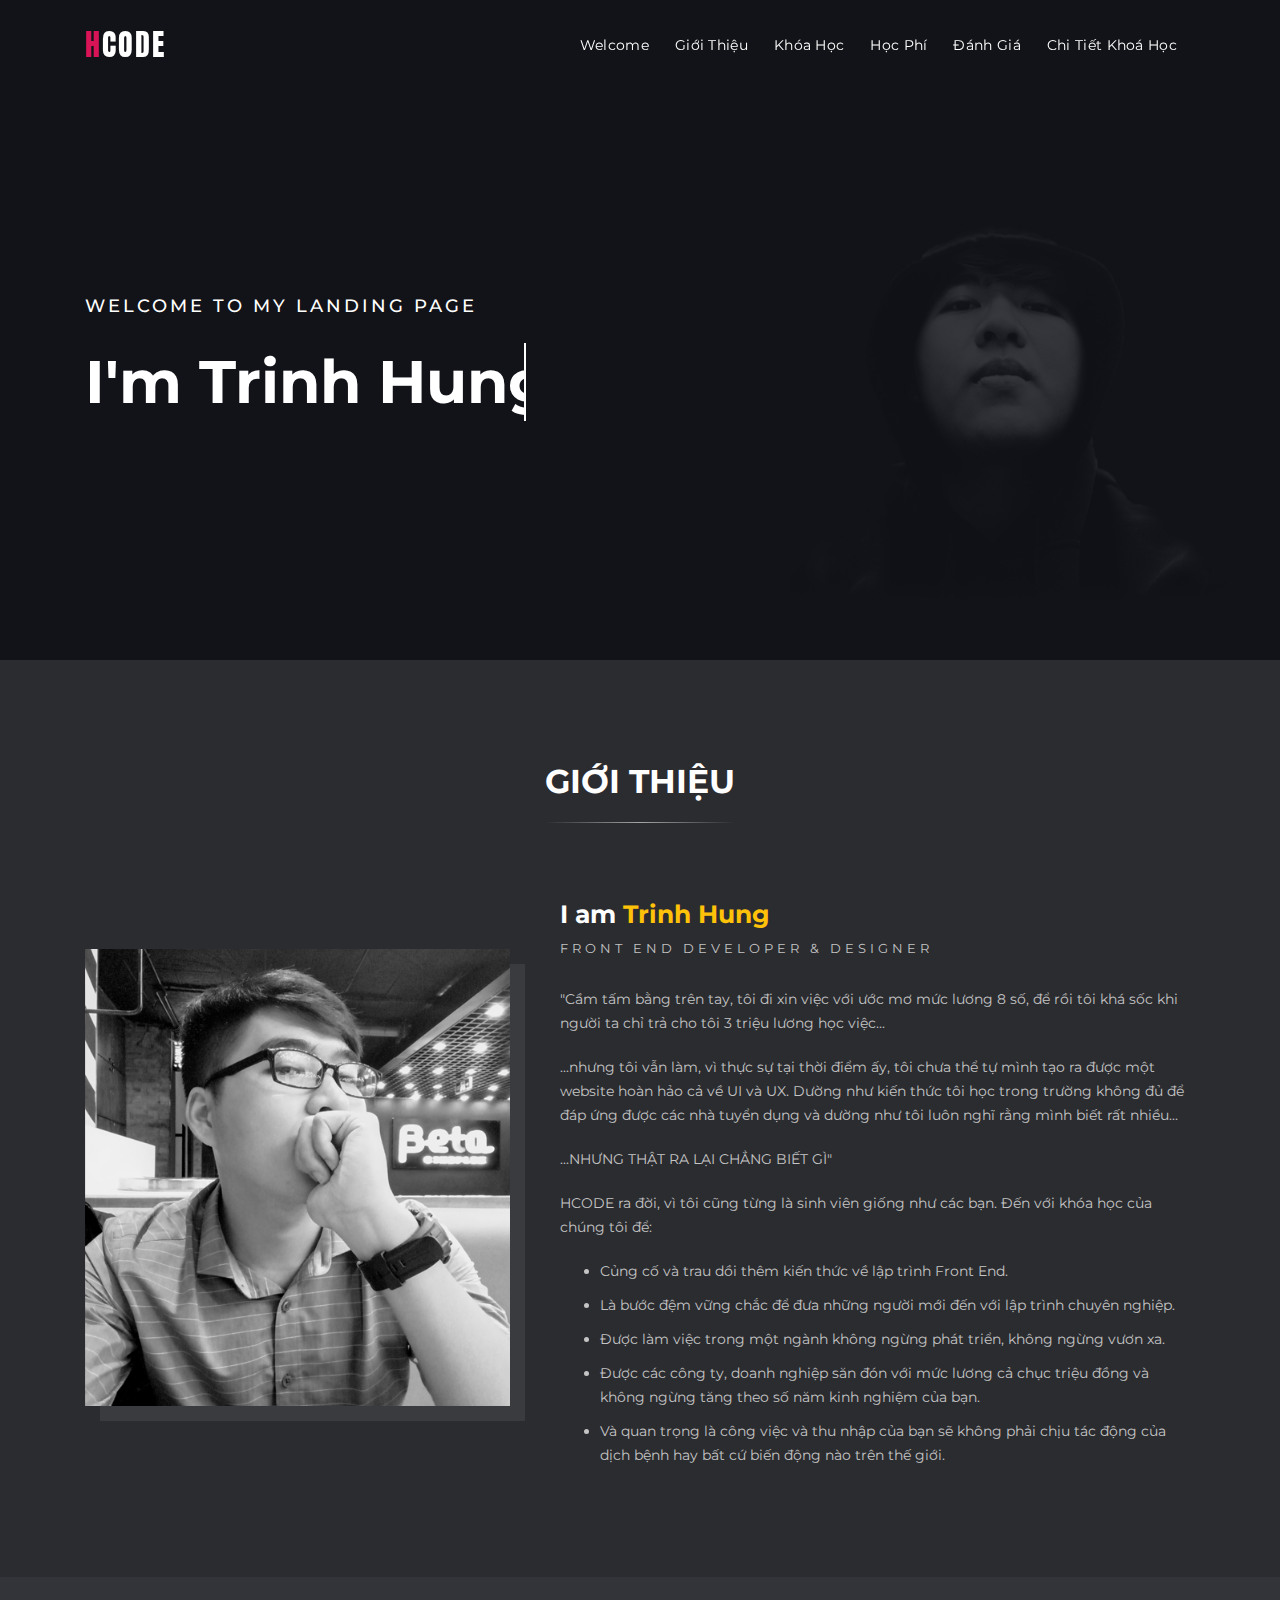
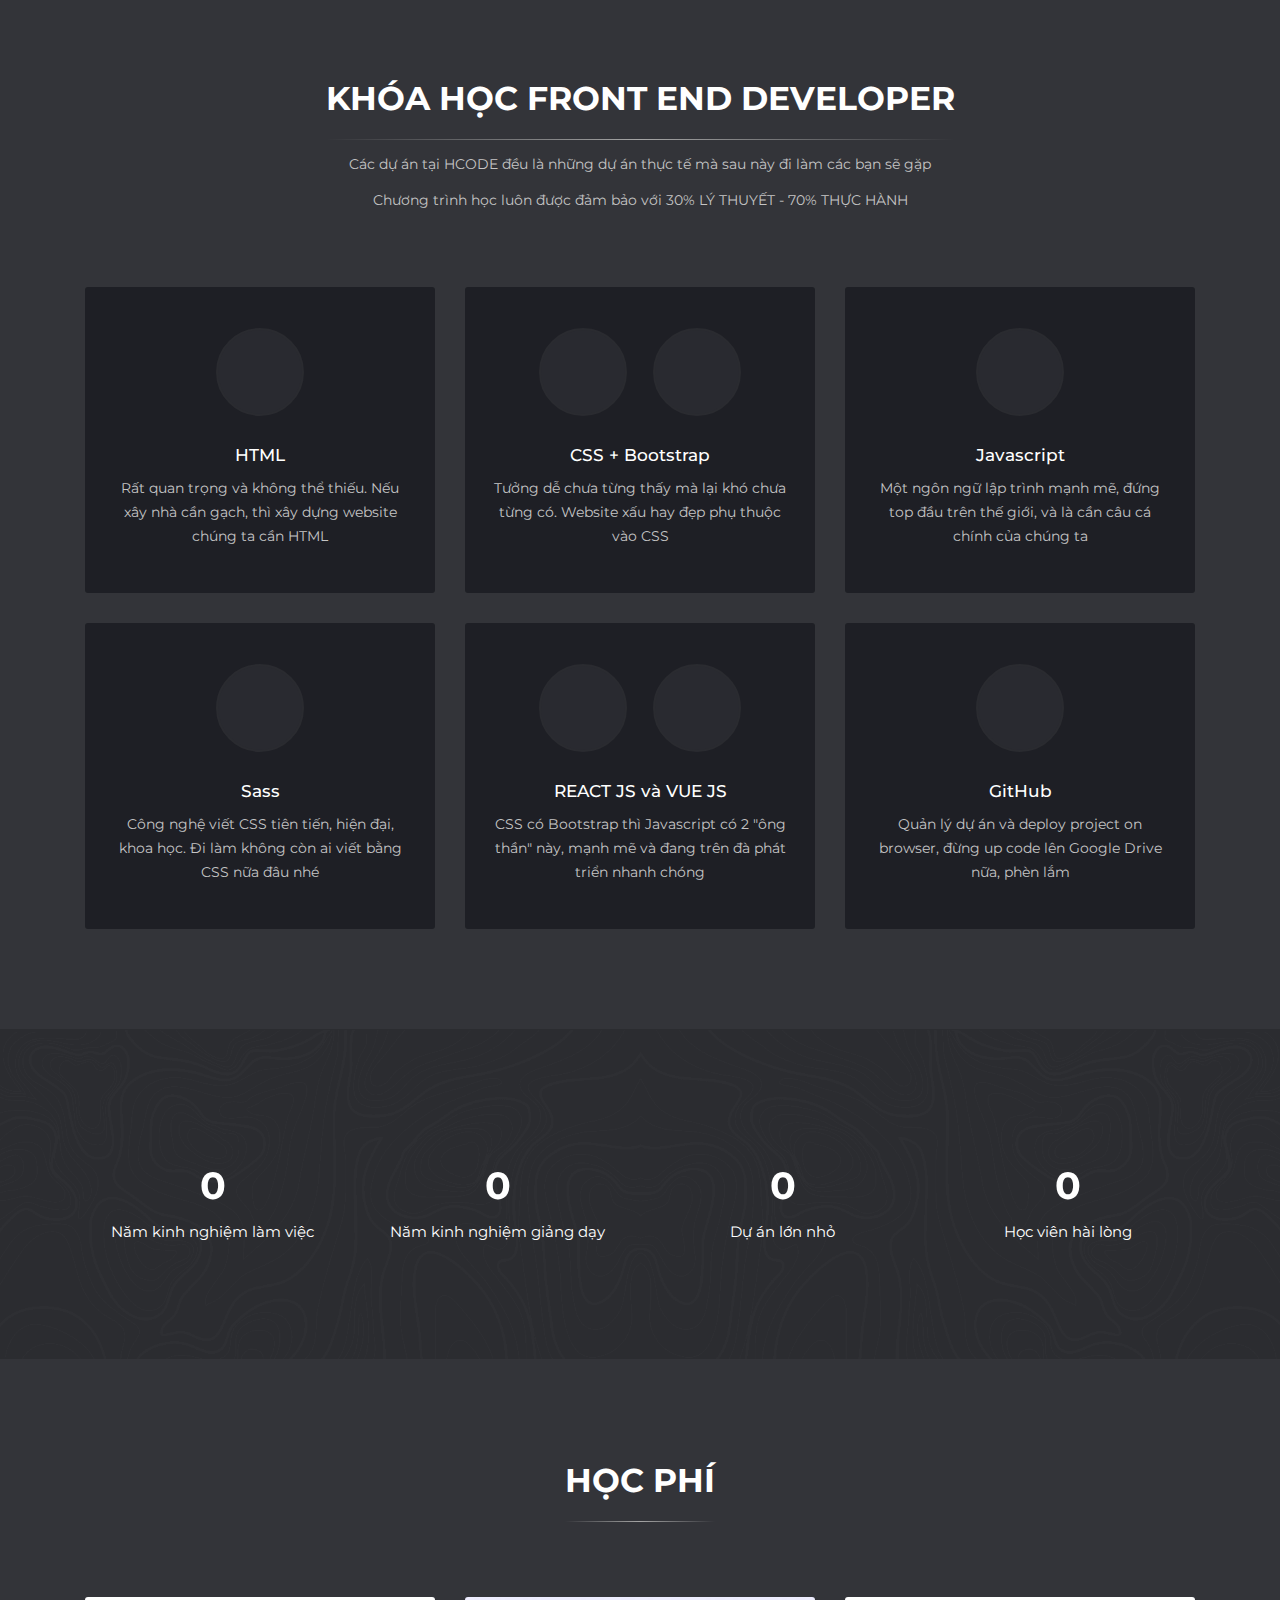
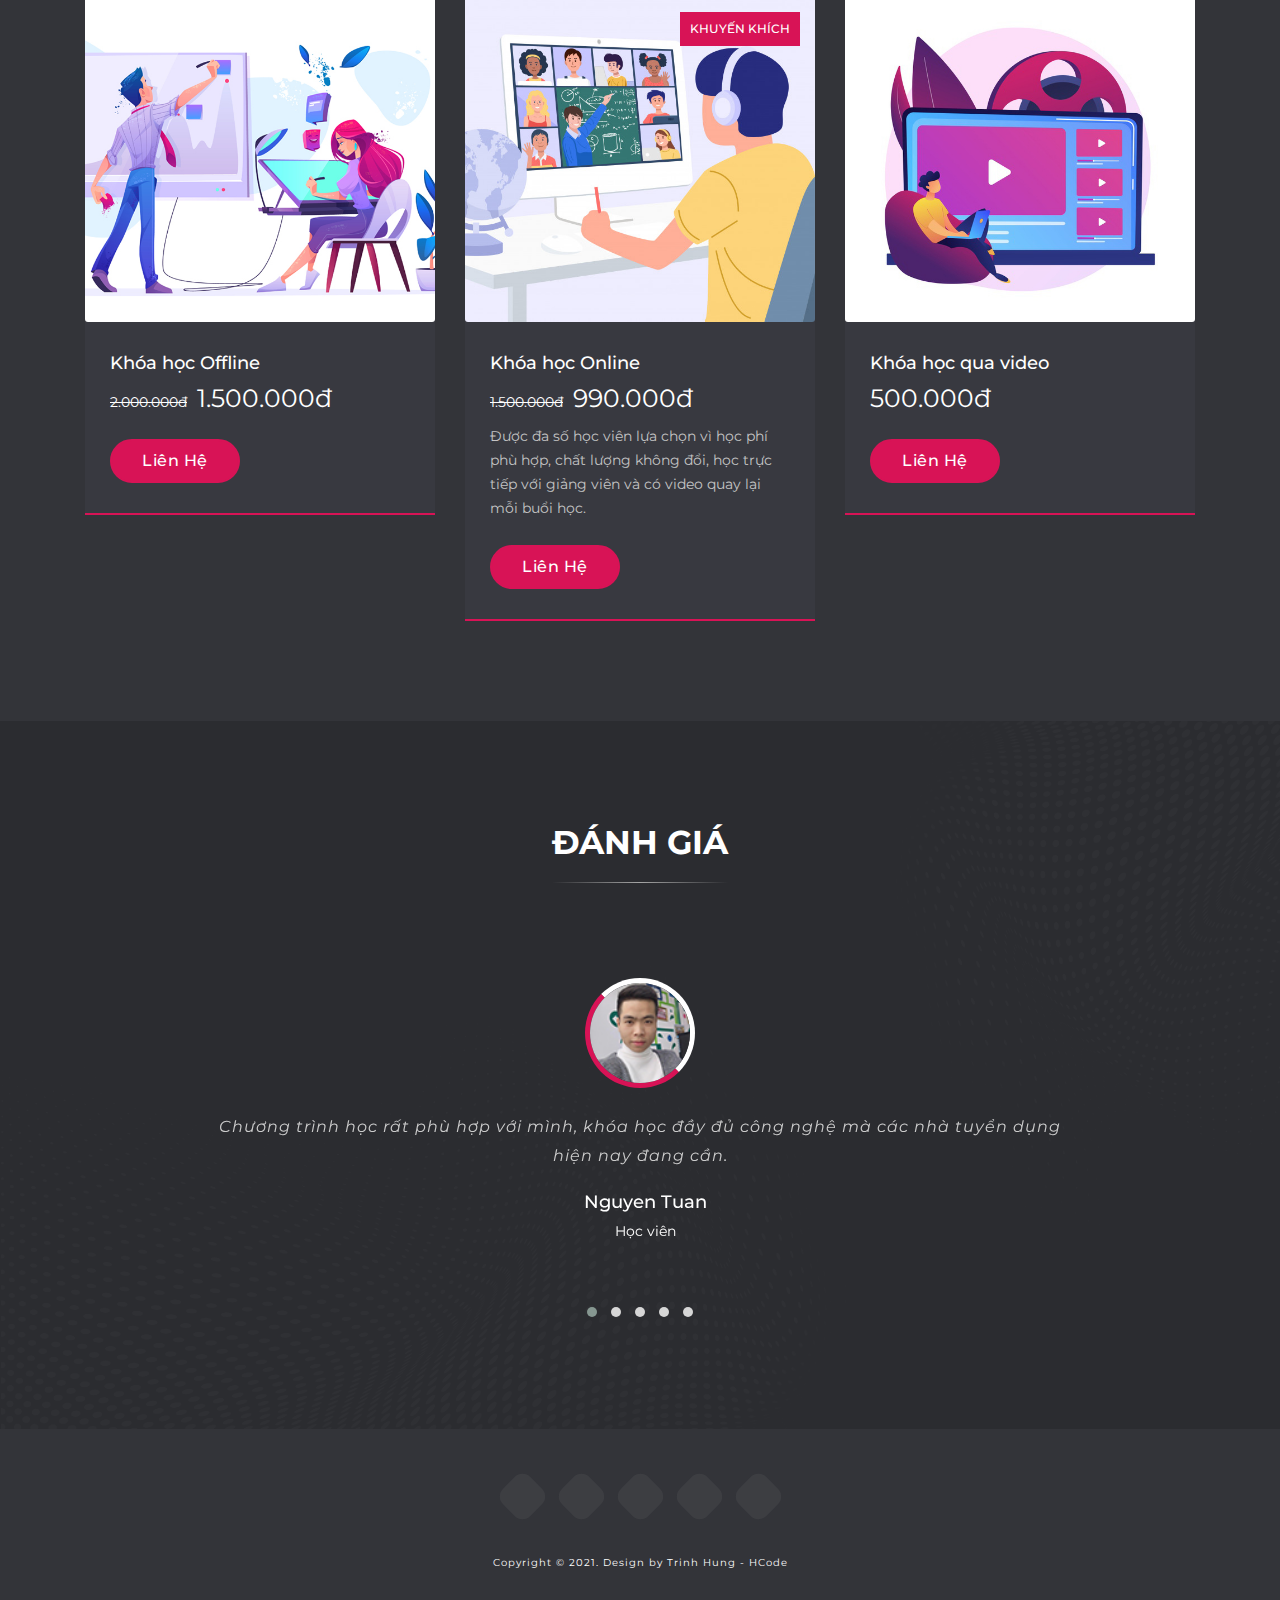
<file: index.html>
<!DOCTYPE html>
<html lang="en">
<head>
    <meta charset="utf-8">
    <meta content="width=device-width, initial-scale=1.0" name="viewport">
    <meta name="keywords"
          content="creative, cv template, jquery, modern, onepage, personal, photography, portfolio, responsive, resume, ui-ux design, vcard, designer, freelancer, minimal, business, website, ajax from, bootstrap, html5">
    <meta name="description"
          content="Evana is a Personal Portfolio Template, You can use it for your personal resume, CV or your portfolio. It will help you to present your self even more smartly and easily. This template built with modern technologies like HTML5, CSS3, jQuery, Bootstrap 4. It’s easy to customize and also well documented so it’ll suit your needs.">

    <!-- Title -->
    <title>Front End Developer</title>
    <!-- Favicon -->
    <link rel="icon" type="image/png" href="assets/img/favicon.ico">
    <!-- Google Fonts -->
    <link href="https://fonts.googleapis.com/css2?family=Montserrat&display=swap" rel="stylesheet">
    <link href="https://fonts.googleapis.com/css2?family=Anton&display=swap" rel="stylesheet">
    <!-- Site Icons css -->
    <link rel="stylesheet" href="https://kit-pro.fontawesome.com/releases/v5.12.0/css/pro.min.css">
    <!-- Site All plugins css -->
    <link href="assets/css/bootstrap.min.css" rel="stylesheet">
    <link href="assets/css/magnific-popup.css" rel="stylesheet">
    <link href="assets/css/owl.carousel.min.css" rel="stylesheet">
    <link href="assets/css/owl.theme.default.min.css" rel="stylesheet">
    <link href="assets/css/odometer.min.css" rel="stylesheet">
    <!-- Site Main Style sheet css -->
    <link href="assets/css/style.css" rel="stylesheet">
    <link href="assets/css/responsive.css" rel="stylesheet">


    <!-- Global site tag (gtag.js) - Google Analytics -->
    <script async src="https://www.googletagmanager.com/gtag/js?id=G-BJHFYRSTS7"></script>
    <script>
        window.dataLayer = window.dataLayer || [];

        function gtag() {
            dataLayer.push(arguments);
        }

        gtag('js', new Date());

        gtag('config', 'G-BJHFYRSTS7');
    </script>


</head>

<body>
<!-- Load Facebook SDK for JavaScript -->
<div id="fb-root"></div>
<script>
    window.fbAsyncInit = function () {
        FB.init({
            xfbml: true,
            version: 'v9.0'
        });
    };

    (function (d, s, id) {
        var js, fjs = d.getElementsByTagName(s)[0];
        if (d.getElementById(id)) return;
        js = d.createElement(s);
        js.id = id;
        js.src = 'https://connect.facebook.net/vi_VN/sdk/xfbml.customerchat.js';
        fjs.parentNode.insertBefore(js, fjs);
    }(document, 'script', 'facebook-jssdk'));</script>

<!-- Your Chat Plugin code -->
<div class="fb-customerchat"
     attribution=setup_tool
     page_id="143372739825546"
     theme_color="#d81456"
     logged_in_greeting="Chúng tôi có thể giúp gì được cho bạn?"
     logged_out_greeting="Chúng tôi có thể giúp gì được cho bạn?">
</div>
<!-- Loadnig Page Start -->
<div class="loader-wrapper">
    <div class="text-center middle">
        <div class="lds-ellipsis">
            <div></div>
            <div></div>
            <div></div>
            <div></div>
        </div>
    </div>
</div>
<!-- Loadnig Page End -->

<!-- Navbar Start -->
<nav class="navbar navbar-b navbar-trans navbar-expand-md fixed-top" id="mainNav">
    <div class="container">
        <a class="navbar-brand js-scroll" href="index.html"><font color="#d81356">H</font>CODE</a>
        <button class="navbar-toggler collapsed" type="button" data-toggle="collapse" data-target="#navbarDefault"
                aria-controls="navbarDefault" aria-expanded="false" aria-label="Toggle navigation">
            <span></span>
            <span></span>
            <span></span>
        </button>
        <div class="navbar-collapse collapse justify-content-end" id="navbarDefault">
            <ul class="navbar-nav">
                <li class="nav-item"><a class="nav-link js-scroll active" href="#home">Welcome</a>
                </li>
                <li class="nav-item"><a class="nav-link js-scroll" href="#about">Giới Thiệu</a>
                </li>
                <li class="nav-item"><a class="nav-link js-scroll" href="#service">Khóa Học</a>
                </li>

                <li class="nav-item"><a class="nav-link js-scroll" href="#blog">Học Phí</a>
                </li>


                <li class="nav-item"><a class="nav-link js-scroll" href="#review">Đánh Giá</a>
                </li>
                <li class="nav-item"><a class="nav-link js-scroll" href="detail.html">Chi tiết khoá học</a>
                </li>
            </ul>
        </div>
    </div>
</nav>
<!-- Navbar End -->

<!-- Home Section Start -->
<header id="home" class="home-area hero-equal-height section-padding">
    <div class="container">
        <div class="row d-flex align-items-center">
            <div class="col-lg-12 col-md-12">
                <div class="text-left home-content z-index position-relative  ">
                    <h3>Welcome To My Landing Page</h3>
                    <h1 class="cd-headline clip">
                        <span class="blc">I'm </span>
                        <span class="cd-words-wrapper">
                              <b class="is-visible">Trinh Hung</b>
                              <b>a Front End Developer</b>
                              <b>a Designer</b>
                            </span>
                    </h1>
                    <div class="social-media">
                        <a target="_blank" href="https://www.facebook.com/plukaku/">
                            <i class="fab fa-facebook-f"></i>
                        </a>
                        <a target="_blank"
                           href="https://www.facebook.com/HCODE-kho%C3%A1-h%E1%BB%8Dc-l%E1%BA%ADp-tr%C3%ACnh-front-end-React-Vue-JS-101073758796831">
                            <i class="fab fa-facebook-square"></i>
                        </a>
                        <a target="_blank" href="https://www.instagram.com/trinh.hung.1096/">
                            <i class="fab fa-instagram"></i>
                        </a>
                        <a target="_blank" href="https://github.com/h-code-tech">
                            <i class="fab fa-github"></i>
                        </a>
                        <a target="_blank" href="https://www.youtube.com/channel/UCyMg4ftFRMWt2gh-OuXJGpA">
                            <i class="fab fa-youtube"></i>
                        </a>
                    </div>

                </div>
            </div>
        </div>
    </div>
</header>
<!-- Home Section End -->

<!-- About Section Start -->
<section id="about" class="about-area section-padding">
    <div class="container">
        <div class="row">
            <div class="col-sm-12">
                <div class="section-title">
                    <h2>Giới Thiệu</h2>
                </div>
            </div>
        </div>
        <div class="row d-flex align-items-center">
            <div class="col-lg-5 col-md-12 col-sm-12">
                <div class="about-img-wrapper">
                    <img class="about-images-1" src="assets/img/about.jpg" alt="about image">
                </div>
            </div>
            <div class="col-lg-7">
                <div class="about-content">
                    <h3>I am <span class="color-text">Trinh Hung</span></h3>
                    <h6>Front End Developer & Designer</h6>
                    <p>
                        "Cầm tấm bằng trên tay, tôi đi xin việc với ước mơ mức lương 8 số, để rồi tôi khá sốc khi người
                        ta chỉ trả
                        cho tôi 3 triệu lương học việc...
                    </p>
                    <p>
                        ...nhưng tôi vẫn làm, vì thực sự tại thời điểm ấy, tôi chưa thể tự mình tạo ra được một website
                        hoàn hảo cả về UI và UX. Dường như kiến thức tôi học trong trường không đủ để đáp ứng được các
                        nhà tuyển dụng và dường như tôi luôn nghĩ rằng mình biết rất nhiều...
                    </p>
                    <p>...NHƯNG THẬT RA LẠI CHẲNG BIẾT GÌ"</p>
                    <p>
                        HCODE ra đời, vì tôi cũng từng là sinh viên giống như các bạn. Đến với khóa học của chúng tôi
                        để:
                    </p>

                    <ul class="why">
                        <li>
                            Củng cố và trau dồi thêm kiến thức về lập trình Front End.
                        </li>
                        <li>Là bước đệm vững chắc để đưa những người mới đến với lập trình chuyên nghiệp.</li>
                        <li>Được làm việc trong một ngành không ngừng phát triển, không ngừng vươn xa.</li>
                        <li>Được các công ty, doanh nghiệp săn đón với mức lương cả chục triệu đồng và không ngừng tăng
                            theo số năm kinh nghiệm của bạn.
                        </li>
                        <li>Và quan trọng là công việc và thu nhập của bạn sẽ không phải chịu tác động của dịch bệnh hay
                            bất cứ biến động nào trên thế giới.
                        </li>
                    </ul>
                </div>
            </div>
        </div>
    </div>
</section>
<!-- About Section End -->

<!-- Service Section Start -->
<section id="service" class="service-area bg-dark section-padding">
    <div class="container">
        <div class="row">
            <div class="col-sm-12">
                <div class="section-title">
                    <h2>KHÓA HỌC FRONT END DEVELOPER</h2>
                    <p>Các dự án tại HCODE đều là những dự án thực tế mà sau này đi làm các bạn sẽ gặp</p>
                    <p>Chương trình học luôn được đảm bảo với 30% LÝ THUYẾT - 70% THỰC HÀNH</p>
                </div>
            </div>
        </div>
        <div class="service-content">
            <div class="row">
                <div class="col-lg-4 col-md-6 services-item">
                    <div class="single-services-box">
                        <div class="single-services">
                            <div class="services-icon">
                                <i class="fab fa-html5"></i>
                            </div>
                            <div class="services-text">
                                <h3>HTML</h3>
                                <p>Rất quan trọng và không thể thiếu. Nếu xây nhà cần gạch, thì xây dựng website chúng
                                    ta cần HTML</p>
                            </div>
                        </div>
                    </div>
                </div>
                <div class="col-lg-4 col-md-6 services-item">
                    <div class="single-services-box">
                        <div class="single-services">
                            <div class="services-icon">
                                <i class="fab fa-css3-alt mlr-2"></i>

                                <i class="fab fa-bootstrap mlr-2"></i>
                            </div>
                            <div class="services-text">
                                <h3>CSS + Bootstrap</h3>
                                <p>Tưởng dễ chưa từng thấy mà lại khó chưa từng có. Website xấu hay đẹp phụ thuộc
                                    vào CSS</p>
                            </div>
                        </div>
                    </div>
                </div>
                <div class="col-lg-4 col-md-6 services-item">
                    <div class="single-services-box">
                        <div class="single-services">
                            <div class="services-icon">
                                <i class="fab fa-js"></i>
                            </div>
                            <div class="services-text">
                                <h3>Javascript</h3>
                                <p>Một ngôn ngữ lập trình mạnh mẽ, đứng top đầu trên thế giới, và là cần câu cá chính
                                    của
                                    chúng ta</p>
                            </div>
                        </div>
                    </div>
                </div>
                <div class="col-lg-4 col-md-6 services-item">
                    <div class="single-services-box">
                        <div class="single-services">
                            <div class="services-icon">
                                <i class="fab fa-sass"></i>
                            </div>
                            <div class="services-text">
                                <h3>Sass</h3>
                                <p>Công nghệ viết CSS tiên tiến, hiện đại, khoa học. Đi làm không còn ai viết bằng CSS
                                    nữa đâu nhé</p>
                            </div>
                        </div>
                    </div>
                </div>
                <div class="col-lg-4 col-md-6 services-item">
                    <div class="single-services-box">
                        <div class="single-services">
                            <div class="services-icon">
                                <i class="fab fa-react mlr-2"></i>

                                <i class="fab fa-vuejs mlr-2"></i>
                            </div>
                            <div class="services-text">
                                <h3>REACT JS và VUE JS</h3>
                                <p>CSS có Bootstrap thì Javascript có 2 "ông thần" này, mạnh mẽ và đang trên đà phát
                                    triển nhanh chóng</p>
                            </div>
                        </div>
                    </div>
                </div>
                <div class="col-lg-4 col-md-6 services-item">
                    <div class="single-services-box">
                        <div class="single-services">
                            <div class="services-icon">
                                <i class="fab fa-github"></i>
                            </div>
                            <div class="services-text">
                                <h3>GitHub</h3>
                                <p>
                                    Quản lý dự án và deploy project on browser, đừng up code lên Google Drive nữa, phèn
                                    lắm
                                </p>
                            </div>
                        </div>
                    </div>
                </div>
            </div>
        </div>
    </div>
</section>
<!-- Service Section End -->

<!-- Counter Section Start -->
<section class="counter-area section-padding">
    <div class="container">
        <div class="counter-inner-box">
            <div class="row">
                <div class="col-lg-3 col-md-6 col-sm-12 counter-item">
                    <div class="single-counter-box">
                        <div class="single-counter"><i class="pe-7s-edit"></i>
                            <h3 class="odometer" data-count="6">00</h3>
                            <p>Năm kinh nghiệm làm việc</p>
                        </div>
                    </div>
                </div>
                <div class="col-lg-3 col-md-6 col-sm-12 counter-item">
                    <div class="single-counter-box">
                        <div class="single-counter"><i class="pe-7s-cloud-download"></i>
                            <h3 class="odometer" data-count="3">00</h3>
                            <p>Năm kinh nghiệm giảng dạy</p>
                        </div>
                    </div>
                </div>
                <div class="col-lg-3 col-md-6 col-sm-12 counter-item">
                    <div class="single-counter-box">
                        <div class="single-counter"><i class="pe-7s-smile"></i>
                            <h3 class="odometer" data-count="400">00</h3>
                            <p>Dự án lớn nhỏ</p>
                        </div>
                    </div>
                </div>
                <div class="col-lg-3 col-md-6 col-sm-12 counter-item">
                    <div class="single-counter-box">
                        <div class="single-counter"><i class="pe-7s-cup"></i>
                            <h3 class="odometer" data-count="300">00</h3>
                            <p>Học viên hài lòng</p>
                        </div>
                    </div>
                </div>
            </div>
        </div>
    </div>
</section>
<!-- Counter Section End -->


<!-- Blog Section Start -->
<section id="blog" class="blog-area bg-dark section-padding">
    <div class="container">
        <div class="row">
            <div class="col-md-12">
                <div class="section-title">
                    <h2>Học phí</h2>
                </div>
            </div>
            <div class="col-lg-4 col-md-6 blog-item">
                <div class="single-blog">
                    <div class="post-img">
                        <a href="#">
                            <img src="assets/img/blog/blog-2.jpg" alt=""/>
                        </a>
                    </div>
                    <div class="blog-content">

                        <div class="blog-body-title">
                            <h5><a href="#">Khóa học Offline</a></h5>
                        </div>
                        <div class="blog-body-text">
                            <s>2.000.000đ</s><span>1.500.000đ</span>
                        </div>
                        <div class="blog-bottom-text-link"><a class="button" target="_blank"
                                                              href="https://m.me/101073758796831/">Liên hệ</a>
                        </div>
                    </div>
                </div>
            </div>
            <div class="col-lg-4 col-md-6 blog-item">
                <div class="single-blog">
                    <div class="post-img">
                        <a href="#">
                            <img src="assets/img/blog/blog-1.jpg" alt=""/>
                        </a>
                    </div>
                    <div class="blog-content">
                        <div class="blog-date"><span>Khuyến khích</span>
                        </div>
                        <div class="blog-body-title">
                            <h5><a href="#">Khóa học Online</a></h5>
                        </div>
                        <div class="blog-body-text">
                            <s>1.500.000đ</s><span>990.000đ</span>
                            <p>Được đa số học viên lựa chọn vì học phí phù hợp, chất lượng không đổi, học trực tiếp với
                                giảng viên và có video quay lại mỗi buổi học.</p>

                        </div>
                        <div class="blog-bottom-text-link"><a class="button" target="_blank"
                                                              href="https://m.me/101073758796831/">Liên hệ</a>
                        </div>
                    </div>
                </div>
            </div>
            <div class="col-lg-4 col-md-6 blog-item">
                <div class="single-blog">
                    <div class="post-img">
                        <a href="#">
                            <img src="assets/img/blog/blog-3.jpg" alt=""/>
                        </a>
                    </div>
                    <div class="blog-content">

                        <div class="blog-body-title">
                            <h5><a href="#">Khóa học qua video</a></h5>
                        </div>
                        <div class="blog-body-text">
                            <span style="margin-left: 0">500.000đ</span>
                        </div>
                        <div class="blog-bottom-text-link"><a class="button" target="_blank"
                                                              href="https://m.me/101073758796831/">Liên hệ</a>
                        </div>
                    </div>
                </div>
            </div>
        </div>
    </div>
</section>
<!-- Blog Section End -->


<!-- Testimonials Section Start -->
<section id="review" class="testimonial-area section-padding">
    <div class="container">
        <div class="row">
            <div class="col-sm-12">
                <div class="section-title">
                    <h2>Đánh giá</h2>
                </div>
            </div>
        </div>
        <div class="row">
            <div class="col-lg-10 offset-lg-1 col-md-12">
                <div id="testimonial-slide" class="owl-carousel owl-theme owl-loaded owl-drag">
                    <!-- testimonials item -->
                    <div class="single-testimonial">
                        <div class="testi-content-inner">
                            <div class="avatar">
                                <img src="assets/img/testimonial-1.jpg" alt="testimonial">
                            </div>
                            <div class="testimonial-content">
                                <p>
                                    Chương trình học rất phù hợp với mình, khóa học đầy đủ công nghệ mà các nhà tuyển
                                    dụng hiện nay đang cần.
                                </p>
                            </div>
                            <div class="testimonial-bio">
                                <div class="bio-info">
                                    <h3 class="name">Nguyen Tuan</h3><span>Học viên</span>
                                </div>
                            </div>
                        </div>
                    </div>
                    <!-- testimonials item -->
                    <div class="single-testimonial">
                        <div class="testi-content-inner">
                            <div class="avatar">
                                <img src="assets/img/testimonial-2.jpg" alt="testimonial">
                            </div>
                            <div class="testimonial-content">
                                <p>Giảng viên rất vui tính và nhiệt tình, sẵn sàng support kể cả ngoài giờ học, kiến
                                    thức truyền đạt rất dễ hiểu, không hề khô khan như mình nghĩ.</p>
                            </div>
                            <div class="testimonial-bio">
                                <div class="bio-info">
                                    <h3 class="name">Chu Lan</h3><span>Học viên</span>
                                </div>
                            </div>
                        </div>
                    </div>
                    <!-- testimonials item -->
                    <div class="single-testimonial">
                        <div class="testi-content-inner">
                            <div class="avatar">
                                <img src="assets/img/testimonial-3.jpg" alt="testimonial">
                            </div>
                            <div class="testimonial-content">
                                <p>Mình hài lòng vì ở đây được thực hành nhiều, các dự án đều thực tế, giảng viên chữa
                                    bài rất chi tiết và luôn theo sát tiến độ của học viên.</p>
                            </div>
                            <div class="testimonial-bio">
                                <div class="bio-info">
                                    <h3 class="name">Phuoc Son</h3><span>Học viên</span>
                                </div>
                            </div>
                        </div>
                    </div>
                    <!-- testimonials item -->
                    <div class="single-testimonial">
                        <div class="testi-content-inner">
                            <div class="avatar">
                                <img src="assets/img/testimonial-4.jpg" alt="testimonial">
                            </div>
                            <div class="testimonial-content">
                                <p>Mình làm bên mảng design và marketing, đi học chỉ để biết thêm phục vụ cho công việc
                                    hiện tại, nhưng thực sự những gì mình học và làm được ngoài sức tưởng tượng, quá
                                    TUYỆT VỜI luôn.</p>
                            </div>
                            <div class="testimonial-bio">
                                <div class="bio-info">
                                    <h3 class="name">Anh</h3><span>Học viên</span>
                                </div>
                            </div>
                        </div>
                    </div>
                    <div class="single-testimonial">
                        <div class="testi-content-inner">
                            <div class="avatar">
                                <img src="assets/img/testimonial-5.jpg" alt="testimonial">
                            </div>
                            <div class="testimonial-content">
                                <p>Mình chuyên Back-end, trước nay cứ nghĩ Front-end là dễ nhưng thực sự thì HỌC là một
                                    chuyện còn LÀM ĐƯỢC VIỆC lại là cả một vấn đề. Cảm ơn giảng viên Trịnh Hưng.</p>
                            </div>
                            <div class="testimonial-bio">
                                <div class="bio-info">
                                    <h3 class="name">Ba Nam</h3><span>Học viên</span>
                                </div>
                            </div>
                        </div>
                    </div>
                </div>
            </div>
        </div>
    </div>
</section>
<!-- Testimonials Section End -->


<!-- Footer Section Start -->
<footer class="footer-area bg-dark">
    <div class="copyright-area text-center">
        <div class="container">
            <div class="row">
                <div class="col-md-12">
                    <div class="footer-social-media">


                        <a target="_blank" href="https://www.facebook.com/plukaku/">
                            <i class="fab fa-facebook-f"></i>
                        </a>
                        <a target="_blank"
                           href="https://www.facebook.com/HCODE-kho%C3%A1-h%E1%BB%8Dc-l%E1%BA%ADp-tr%C3%ACnh-front-end-React-Vue-JS-101073758796831">
                            <i class="fab fa-facebook-square"></i>
                        </a>
                        <a target="_blank" href="https://www.instagram.com/trinh.hung.1096/">
                            <i class="fab fa-instagram"></i>
                        </a>
                        <a target="_blank" href="https://github.com/h-code-tech">
                            <i class="fab fa-github"></i>
                        </a>
                        <a target="_blank" href="https://www.youtube.com/channel/UCyMg4ftFRMWt2gh-OuXJGpA">
                            <i class="fab fa-youtube"></i>
                        </a>


                    </div>

                    <p>Copyright © 2021. Design by Trinh Hung - HCode</p>
                </div>
            </div>
        </div>
    </div>
</footer>
<!-- Footer Section End -->

<!-- Back to Top -->
<a href="#" class="back-to-top back-to-top-pulse"><i class="fa fa-caret-up"></i></a>

<!-- Site all Jquery js -->
<script src="assets/js/jquery-3.5.1.min.js"></script>
<script src="assets/js/bootstrap.min.js"></script>
<script src="assets/js/plugins.js"></script>
<script src="assets/js/animated.headline.js"></script>
<script src="assets/js/jquery.magnific-popup.min.js"></script>
<script src="assets/js/owl.carousel.min.js"></script>
<script src="assets/js/isotope.min.js"></script>
<!-- Site Main js -->
<script src="assets/js/main.js"></script>

</body>


<!-- Mirrored from www.webtechnologybd.com/html/Evana/index.html by HTTrack Website Copier/3.x [XR&CO'2014], Mon, 21 Dec 2020 10:29:37 GMT -->
</html>
</file>
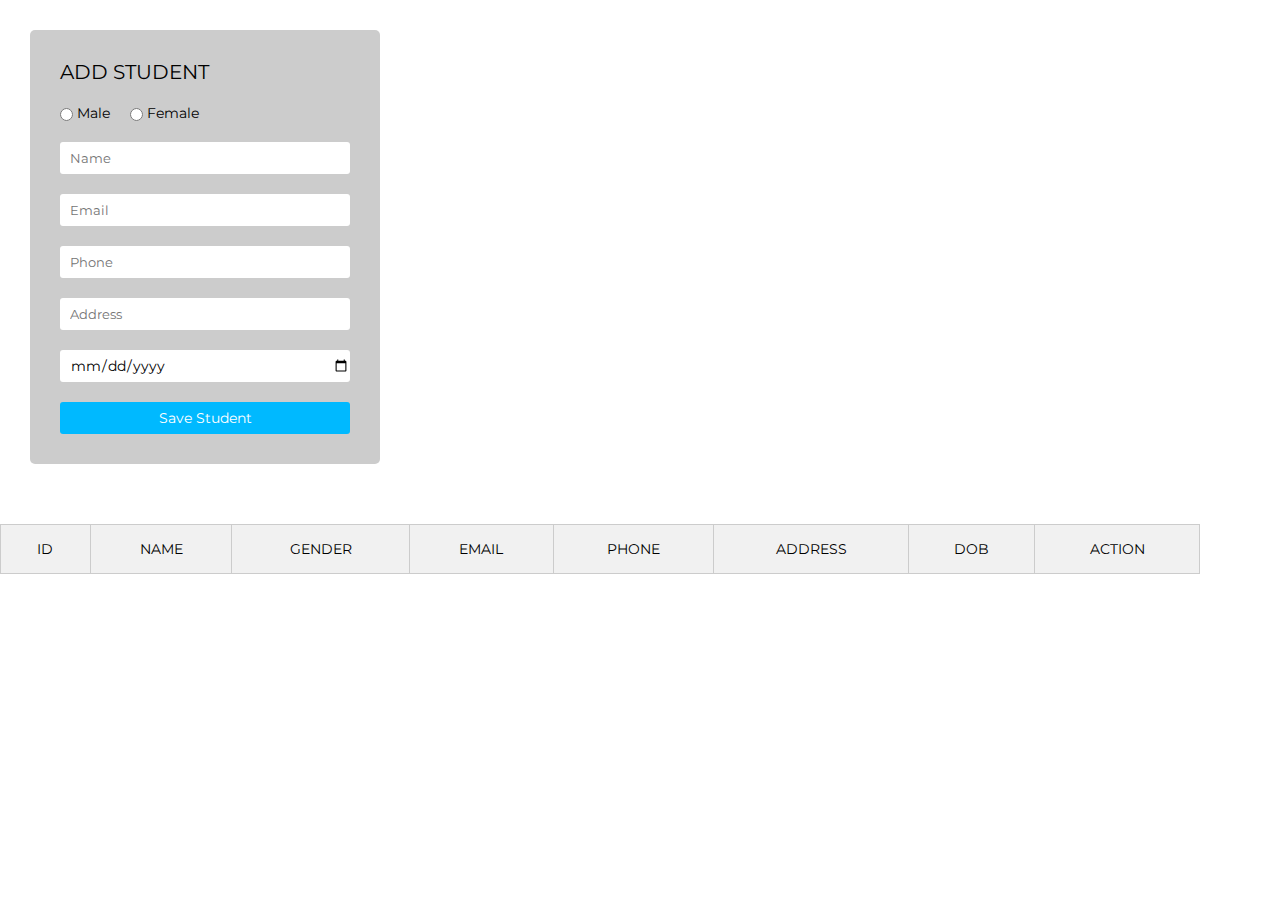
<file: demo-js/index.html>
<!doctype html>
<html lang="en">
<head>
    <meta charset="UTF-8">
    <meta name="viewport"
          content="width=device-width, user-scalable=no, initial-scale=1.0, maximum-scale=1.0, minimum-scale=1.0">
    <meta http-equiv="X-UA-Compatible" content="ie=edge">
    <title>Document</title>
    <link href="https://fonts.googleapis.com/css2?family=Montserrat:wght@400&display=swap" rel="stylesheet">
    <link rel="stylesheet" href="style.css">
</head>
<body onload="renderStudent()" onkeypress="pressSave(event)">
<div class="container">
    <h2>ADD STUDENT</h2>
    <input type='hidden' id="index">

    <input id="male" type="radio" value="male" name="gender"> <span>Male</span>&nbsp;&nbsp;&nbsp;&nbsp;
    <input id="female" type="radio" value="female" name="gender"> <span>Female</span>
    <div class="error" id="errorGender"></div>

    <input id="name" class="input" type="text" placeholder="name">
    <div class="error" id="errorName"></div>

    <input id="email" class="input" type="email" placeholder="email">
    <div class="error" id="errorEmail"></div>

    <input id="phone" class="input" type="text" placeholder="phone">
    <div class="error" id="errorPhone"></div>

    <input id="address" class="input" type="text" placeholder="address">
    <div class="error" id="errorAdd"></div>

    <input id="dob" class="input" type="date" placeholder="dob">
    <div class="error" id="errorDob"></div>

    <button id="saveBtn" onclick="saveStudent()" style="display: block">Save Student</button>
    <button id="changeBtn" onclick="changeStudent()">Update Student</button>
</div>

<table id="tableContent" width="1200" cellspacing="0" cellpadding="0">

</table>
<script src="main.js"></script>
</body>
</html>
</file>
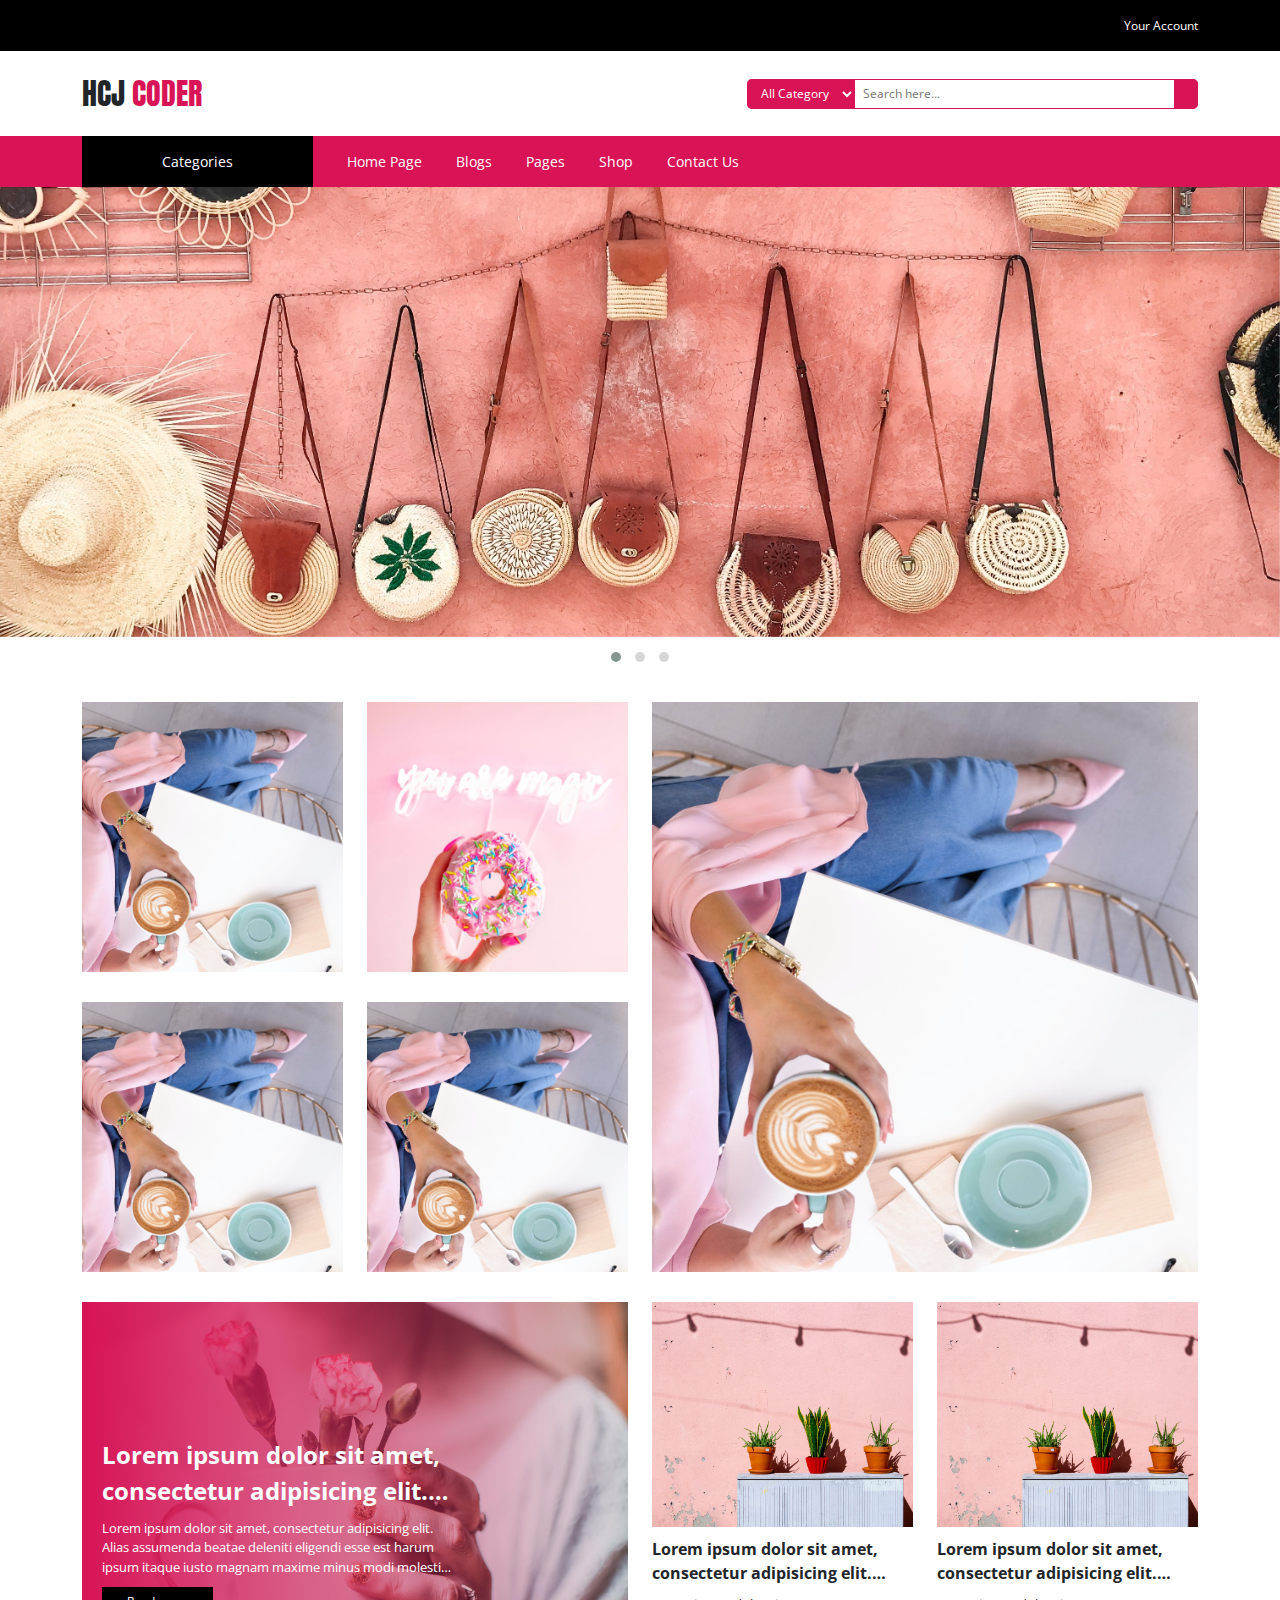
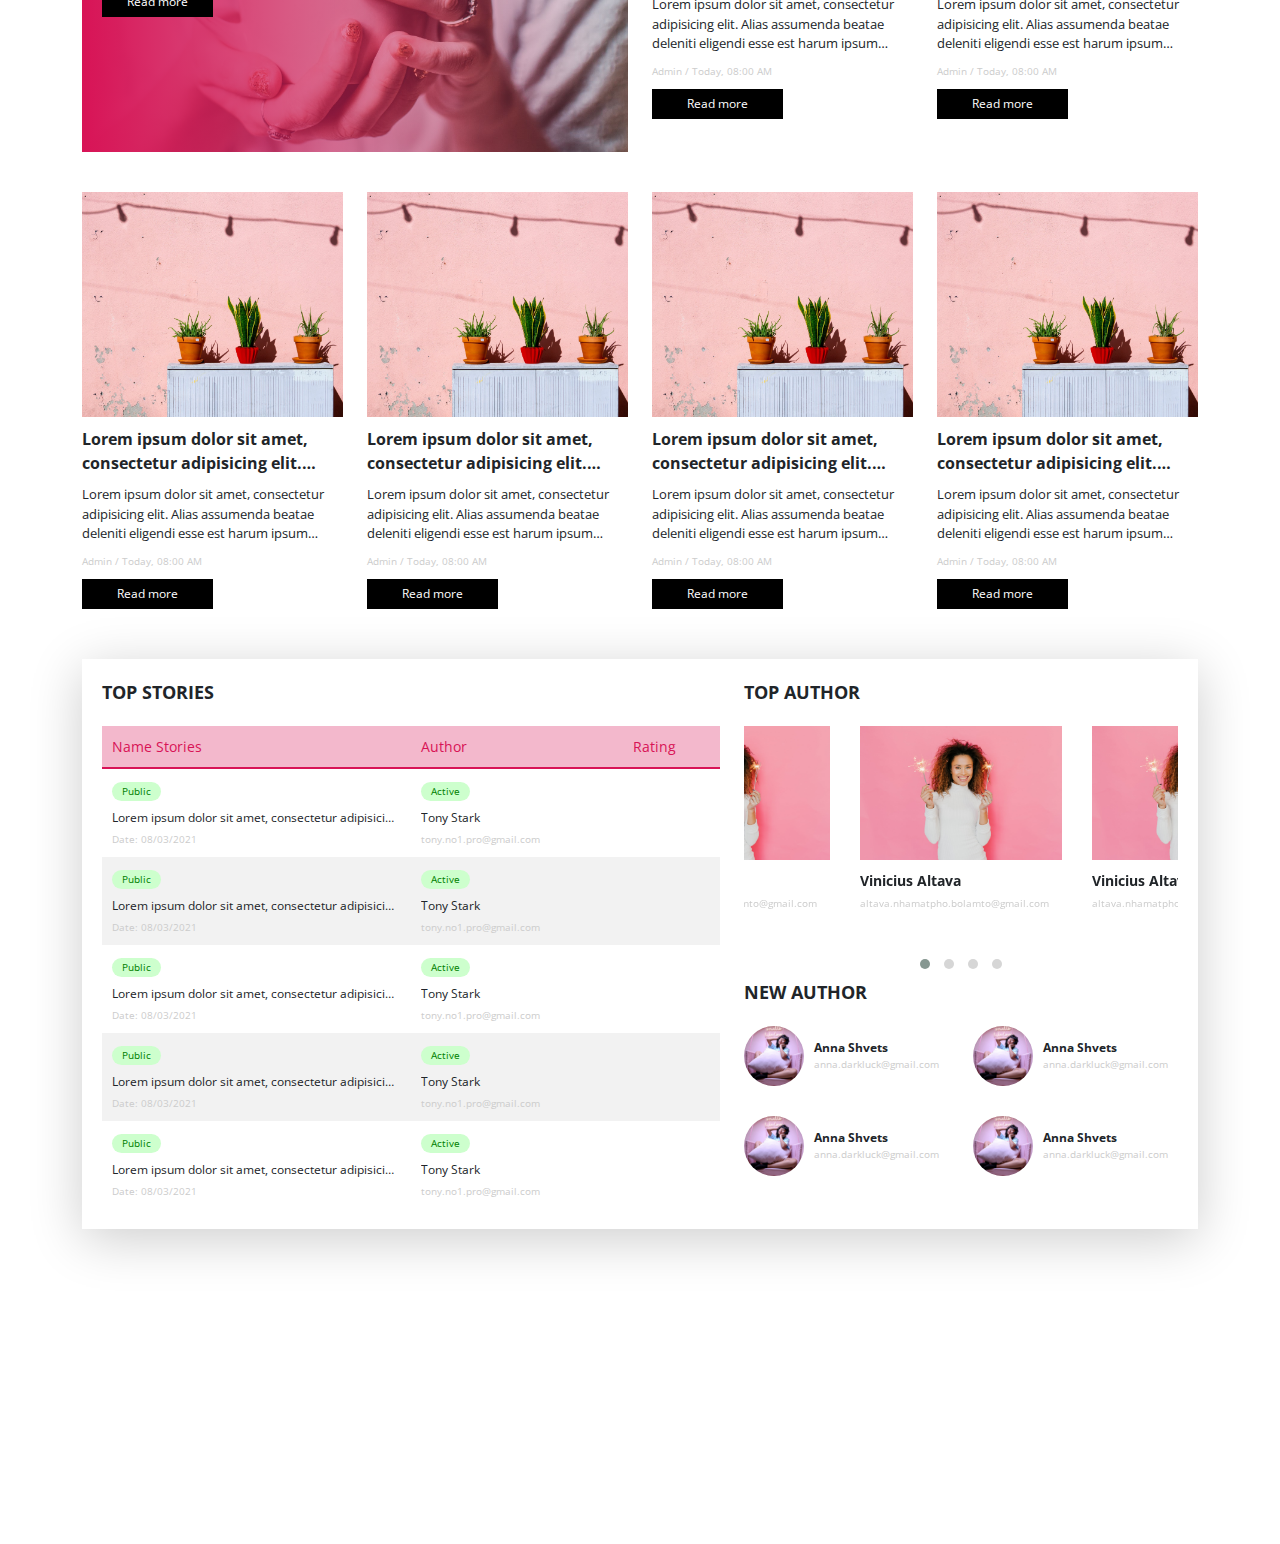
<file: demo/ui/index.html>
<!doctype html>
<html lang="en">
<head>
    <meta charset="UTF-8">
    <meta name="viewport"
          content="width=device-width, user-scalable=no, initial-scale=1.0, maximum-scale=1.0, minimum-scale=1.0">
    <meta http-equiv="X-UA-Compatible" content="ie=edge">
    <title>Document</title>
    <link rel="stylesheet" href="css/owl.carousel.min.css">
    <link rel="stylesheet" href="css/owl.theme.green.min.css">
    <link rel="stylesheet" href="css/owl.theme.default.min.css">
    <link rel="stylesheet" href="https://kit-pro.fontawesome.com/releases/v5.12.0/css/pro.min.css">
    <link rel="preconnect" href="https://fonts.gstatic.com">
    <link href="https://fonts.googleapis.com/css2?family=Anton&family=Open+Sans:wght@400;700&display=swap"
          rel="stylesheet">
    <link rel="stylesheet" href="css/bootstrap.min.css">
    <link rel="stylesheet" href="css/style.css">
</head>
<body>

<div class="line-header">
    <div class="container">
        <div class="row row-align">
            <div class="col-lg-6">
                <div class="social-media">
                    <a href=""><i class="fab fa-facebook"></i></a>
                    <a href=""><i class="fab fa-facebook"></i></a>
                    <a href=""><i class="fab fa-facebook"></i></a>
                    <a href=""><i class="fab fa-facebook"></i></a>
                    <a href=""><i class="fab fa-facebook"></i></a>
                    <a href=""><i class="fab fa-facebook"></i></a>
                </div>
            </div>
            <div class="col-lg-6">
                <div class="account">
                    <a href="">Your Account</a>
                </div>
            </div>
        </div>
    </div>
</div>

<div class="side-bar">
    <div class="container">
        <div class="row row-align">
            <div class="d-lg-none col-12">
                <nav class="navbar navbar-expand-lg navbar-light">
                    <a class="navbar-brand" href="#">
                        <div class="logo">
                            HCJ <span>CODER</span>
                        </div>
                    </a>
                    <button class="navbar-toggler" type="button" data-bs-toggle="collapse"
                            data-bs-target="#navbarSupportedContent" aria-controls="navbarSupportedContent"
                            aria-expanded="false" aria-label="Toggle navigation">
                        <span class="navbar-toggler-icon"></span>
                    </button>
                    <div class="collapse navbar-collapse" id="navbarSupportedContent">
                        <ul class="navbar-nav me-auto mb-2 mb-lg-0">
                            <li class="nav-item">
                                <a class="nav-link active" aria-current="page" href="#">Home</a>
                            </li>
                            <li class="nav-item">
                                <a class="nav-link" href="#">Link</a>
                            </li>
                            <li class="nav-item dropdown">
                                <a class="nav-link dropdown-toggle" href="#" id="navbarDropdown" role="button"
                                   data-bs-toggle="dropdown" aria-expanded="false">
                                    Dropdown
                                </a>
                                <ul class="dropdown-menu" aria-labelledby="navbarDropdown">
                                    <li><a class="dropdown-item" href="#">Action</a></li>
                                    <li><a class="dropdown-item" href="#">Another action</a></li>
                                    <li>
                                        <hr class="dropdown-divider">
                                    </li>
                                    <li><a class="dropdown-item" href="#">Something else here</a></li>
                                </ul>
                            </li>

                        </ul>

                    </div>

                </nav>
            </div>
            <div class="d-none d-lg-block col-lg-7">
                <div class="logo">
                    HCJ <span>CODER</span>
                </div>
            </div>
            <div class="col-lg-5">
                <div class="search">
                    <select name="" id="">
                        <option value="">All Category</option>
                    </select>
                    <input type="text" placeholder="Search here...">
                    <button><i class="fas fa-search"></i></button>
                </div>
            </div>
        </div>
    </div>
</div>

<nav>
    <div class="container">
        <div class="row">
            <div class="col-lg-12">
                <div class="menu">
                    <ul>
                        <li class="categories-item">
                            <a href=""><i class="fas fa-list-ul"></i> Categories</a>
                            <ul>
                                <li><a href="">Iphone</a></li>
                                <li><a href="">Macbook</a></li>
                                <li><a href="">Airpod</a></li>
                                <li><a href="">Mac</a></li>
                                <li><a href="">Ipad</a></li>
                                <li><a href="">Smart Watch</a></li>
                            </ul>
                        </li>
                        <li><a href="">Home Page</a></li>
                        <li><a href="">Blogs</a></li>
                        <li><a href="">Pages</a></li>
                        <li><a href="">Shop</a></li>
                        <li><a href="">Contact Us</a></li>
                    </ul>
                </div>
            </div>
        </div>
    </div>
</nav>

<div class="slide-show">
    <div class="slide owl-carousel owl-theme">
        <div class="item">
            <a href=""><img src="images/pexels-julie-aagaard-2766334.jpg" alt=""></a>
        </div>
        <div class="item">
            <a href=""><img src="images/pexels-photo-2897035.jpeg" alt=""></a>
        </div>
        <div class="item">
            <a href=""><img src="images/pexels-photo-5272610.jpeg" alt=""></a>
        </div>
    </div>
</div>

<div class="stories">
    <div class="container">
        <div class="row">
            <div class="col-lg-6">
                <div class="row">
                    <div class="col-lg-6">
                        <div class="item">
                            <img src="images/pexels-photo-1260599.jpeg" alt="">
                            <div class="info">
                                <p>
                                    Lorem ipsum dolor sit amet, consectetur adipisicing elit. A accusantium amet
                                    asperiores autem beatae blanditiis culpa cum cupiditate dignissimos dolorum earum
                                    enim et excepturi fugiat hic illo ipsam iure libero maxime minima modi non numquam
                                    pariatur praesentium quae quaerat quasi ratione, reiciendis rem sed sunt veniam
                                    veritatis vero voluptas voluptatem!
                                    Lorem ipsum dolor sit amet, consectetur adipisicing elit. Ab asperiores at dolorem
                                    error, esse eveniet facere laboriosam magni molestiae mollitia nesciunt nisi
                                    obcaecati quas quos repudiandae, rerum, sapiente sequi ut velit voluptatibus. Ad
                                    alias deleniti, eaque, eius expedita facilis incidunt nam nisi quibusdam quis
                                    repellat repellendus tenetur totam vero voluptatum!
                                </p>
                                <a href="">Read more</a>
                            </div>
                        </div>
                    </div>
                    <div class="col-lg-6">
                        <div class="item">
                            <img src="images/pexels-photo-2801980.jpeg" alt="">
                            <div class="info">
                                <p>
                                    Lorem ipsum dolor sit amet, consectetur adipisicing elit. A accusantium amet
                                    asperiores autem beatae blanditiis culpa cum cupiditate dignissimos dolorum earum
                                    enim et excepturi fugiat hic illo ipsam iure libero maxime minima modi non numquam
                                    pariatur praesentium quae quaerat quasi ratione, reiciendis rem sed sunt veniam
                                    veritatis vero voluptas voluptatem!
                                    Lorem ipsum dolor sit amet, consectetur adipisicing elit. Ab asperiores at dolorem
                                    error, esse eveniet facere laboriosam magni molestiae mollitia nesciunt nisi
                                    obcaecati quas quos repudiandae, rerum, sapiente sequi ut velit voluptatibus. Ad
                                    alias deleniti, eaque, eius expedita facilis incidunt nam nisi quibusdam quis
                                    repellat repellendus tenetur totam vero voluptatum!
                                </p>
                                <a href="">Read more</a>
                            </div>
                        </div>
                    </div>
                    <div class="col-lg-6">
                        <div class="item">
                            <img src="images/pexels-photo-1260599.jpeg" alt="">
                            <div class="info">
                                <p>
                                    Lorem ipsum dolor sit amet, consectetur adipisicing elit. A accusantium amet
                                    asperiores autem beatae blanditiis culpa cum cupiditate dignissimos dolorum earum
                                    enim et excepturi fugiat hic illo ipsam iure libero maxime minima modi non numquam
                                    pariatur praesentium quae quaerat quasi ratione, reiciendis rem sed sunt veniam
                                    veritatis vero voluptas voluptatem!
                                    Lorem ipsum dolor sit amet, consectetur adipisicing elit. Ab asperiores at dolorem
                                    error, esse eveniet facere laboriosam magni molestiae mollitia nesciunt nisi
                                    obcaecati quas quos repudiandae, rerum, sapiente sequi ut velit voluptatibus. Ad
                                    alias deleniti, eaque, eius expedita facilis incidunt nam nisi quibusdam quis
                                    repellat repellendus tenetur totam vero voluptatum!
                                </p>
                                <a href="">Read more</a>
                            </div>
                        </div>
                    </div>
                    <div class="col-lg-6">
                        <div class="item">
                            <img src="images/pexels-photo-1260599.jpeg" alt="">
                            <div class="info">
                                <p>
                                    Lorem ipsum dolor sit amet, consectetur adipisicing elit. A accusantium amet
                                    asperiores autem beatae blanditiis culpa cum cupiditate dignissimos dolorum earum
                                    enim et excepturi fugiat hic illo ipsam iure libero maxime minima modi non numquam
                                    pariatur praesentium quae quaerat quasi ratione, reiciendis rem sed sunt veniam
                                    veritatis vero voluptas voluptatem!
                                    Lorem ipsum dolor sit amet, consectetur adipisicing elit. Ab asperiores at dolorem
                                    error, esse eveniet facere laboriosam magni molestiae mollitia nesciunt nisi
                                    obcaecati quas quos repudiandae, rerum, sapiente sequi ut velit voluptatibus. Ad
                                    alias deleniti, eaque, eius expedita facilis incidunt nam nisi quibusdam quis
                                    repellat repellendus tenetur totam vero voluptatum!
                                </p>
                                <a href="">Read more</a>
                            </div>
                        </div>
                    </div>
                </div>
            </div>
            <div class="col-lg-6">
                <div class="item last">
                    <img src="images/pexels-photo-1260599.jpeg" alt="">
                    <div class="info">
                        <p>
                            Lorem ipsum dolor sit amet, consectetur adipisicing elit. A accusantium amet
                            asperiores autem beatae blanditiis culpa cum cupiditate dignissimos dolorum earum
                            enim et excepturi fugiat hic illo ipsam iure libero maxime minima modi non numquam
                            pariatur praesentium quae quaerat quasi ratione, reiciendis rem sed sunt veniam
                            veritatis vero voluptas voluptatem!
                            Lorem ipsum dolor sit amet, consectetur adipisicing elit. Ab asperiores at dolorem
                            error, esse eveniet facere laboriosam magni molestiae mollitia nesciunt nisi
                            obcaecati quas quos repudiandae, rerum, sapiente sequi ut velit voluptatibus. Ad
                            alias deleniti, eaque, eius expedita facilis incidunt nam nisi quibusdam quis
                            repellat repellendus tenetur totam vero voluptatum!
                        </p>
                        <a href="">Read more</a>
                    </div>
                </div>
            </div>
        </div>
    </div>
</div>

<div class="news">
    <div class="container">
        <div class="row">
            <div class="col-lg-6">
                <div class="item first">
                    <img src="images/pexels-photo-1122473.jpeg" alt="">
                    <div class="info">
                        <div>
                            <h1>
                                Lorem ipsum dolor sit amet, consectetur adipisicing elit. Aperiam cum officia optio
                                porro
                                rem soluta.
                            </h1>
                            <p>
                                Lorem ipsum dolor sit amet, consectetur adipisicing elit. Alias assumenda beatae
                                deleniti
                                eligendi esse est harum ipsum itaque iusto magnam maxime minus modi molestiae non nulla
                                odit
                                officiis omnis porro quae quam quo ratione recusandae, sed, similique suscipit vel
                                voluptatem. Animi consequuntur fugiat fugit quia quos! Eius maiores voluptate
                                voluptates.
                            </p>
                            <a href="">Read more</a>
                        </div>
                    </div>
                </div>
            </div>
            <div class="col-lg-3">
                <div class="item">
                    <img src="images/pexels-photo-1549201.jpeg" alt="">
                    <h1>
                        Lorem ipsum dolor sit amet, consectetur adipisicing elit. Aperiam cum officia optio porro
                        rem soluta.
                    </h1>
                    <p>
                        Lorem ipsum dolor sit amet, consectetur adipisicing elit. Alias assumenda beatae deleniti
                        eligendi esse est harum ipsum itaque iusto magnam maxime minus modi molestiae non nulla odit
                        officiis omnis porro quae quam quo ratione recusandae, sed, similique suscipit vel
                        voluptatem. Animi consequuntur fugiat fugit quia quos! Eius maiores voluptate voluptates.
                    </p>
                    <h6>Admin / Today, 08:00 AM</h6>
                    <div class="action">
                        <a href="">Read more</a>
                        <a href="">Share on Facebook</a>
                    </div>
                </div>
            </div>
            <div class="col-lg-3">
                <div class="item">
                    <img src="images/pexels-photo-1549201.jpeg" alt="">
                    <h1>
                        Lorem ipsum dolor sit amet, consectetur adipisicing elit. Aperiam cum officia optio porro
                        rem soluta.
                    </h1>
                    <p>
                        Lorem ipsum dolor sit amet, consectetur adipisicing elit. Alias assumenda beatae deleniti
                        eligendi esse est harum ipsum itaque iusto magnam maxime minus modi molestiae non nulla odit
                        officiis omnis porro quae quam quo ratione recusandae, sed, similique suscipit vel
                        voluptatem. Animi consequuntur fugiat fugit quia quos! Eius maiores voluptate voluptates.
                    </p>
                    <h6>Admin / Today, 08:00 AM</h6>
                    <div class="action">
                        <a href="">Read more</a>
                        <a href="">Share on Facebook</a>
                    </div>
                </div>
            </div>
            <div class="col-lg-3">
                <div class="item">
                    <img src="images/pexels-photo-1549201.jpeg" alt="">
                    <h1>
                        Lorem ipsum dolor sit amet, consectetur adipisicing elit. Aperiam cum officia optio porro
                        rem soluta.
                    </h1>
                    <p>
                        Lorem ipsum dolor sit amet, consectetur adipisicing elit. Alias assumenda beatae deleniti
                        eligendi esse est harum ipsum itaque iusto magnam maxime minus modi molestiae non nulla odit
                        officiis omnis porro quae quam quo ratione recusandae, sed, similique suscipit vel
                        voluptatem. Animi consequuntur fugiat fugit quia quos! Eius maiores voluptate voluptates.
                    </p>
                    <h6>Admin / Today, 08:00 AM</h6>
                    <div class="action">
                        <a href="">Read more</a>
                        <a href="">Share on Facebook</a>
                    </div>
                </div>
            </div>
            <div class="col-lg-3">
                <div class="item">
                    <img src="images/pexels-photo-1549201.jpeg" alt="">
                    <h1>
                        Lorem ipsum dolor sit amet, consectetur adipisicing elit. Aperiam cum officia optio porro
                        rem soluta.
                    </h1>
                    <p>
                        Lorem ipsum dolor sit amet, consectetur adipisicing elit. Alias assumenda beatae deleniti
                        eligendi esse est harum ipsum itaque iusto magnam maxime minus modi molestiae non nulla odit
                        officiis omnis porro quae quam quo ratione recusandae, sed, similique suscipit vel
                        voluptatem. Animi consequuntur fugiat fugit quia quos! Eius maiores voluptate voluptates.
                    </p>
                    <h6>Admin / Today, 08:00 AM</h6>
                    <div class="action">
                        <a href="">Read more</a>
                        <a href="">Share on Facebook</a>
                    </div>
                </div>
            </div>
            <div class="col-lg-3">
                <div class="item">
                    <img src="images/pexels-photo-1549201.jpeg" alt="">
                    <h1>
                        Lorem ipsum dolor sit amet, consectetur adipisicing elit. Aperiam cum officia optio porro
                        rem soluta.
                    </h1>
                    <p>
                        Lorem ipsum dolor sit amet, consectetur adipisicing elit. Alias assumenda beatae deleniti
                        eligendi esse est harum ipsum itaque iusto magnam maxime minus modi molestiae non nulla odit
                        officiis omnis porro quae quam quo ratione recusandae, sed, similique suscipit vel
                        voluptatem. Animi consequuntur fugiat fugit quia quos! Eius maiores voluptate voluptates.
                    </p>
                    <h6>Admin / Today, 08:00 AM</h6>
                    <div class="action">
                        <a href="">Read more</a>
                        <a href="">Share on Facebook</a>
                    </div>
                </div>
            </div>
            <div class="col-lg-3">
                <div class="item">
                    <img src="images/pexels-photo-1549201.jpeg" alt="">
                    <h1>
                        Lorem ipsum dolor sit amet, consectetur adipisicing elit. Aperiam cum officia optio porro
                        rem soluta.
                    </h1>
                    <p>
                        Lorem ipsum dolor sit amet, consectetur adipisicing elit. Alias assumenda beatae deleniti
                        eligendi esse est harum ipsum itaque iusto magnam maxime minus modi molestiae non nulla odit
                        officiis omnis porro quae quam quo ratione recusandae, sed, similique suscipit vel
                        voluptatem. Animi consequuntur fugiat fugit quia quos! Eius maiores voluptate voluptates.
                    </p>
                    <h6>Admin / Today, 08:00 AM</h6>
                    <div class="action">
                        <a href="">Read more</a>
                        <a href="">Share on Facebook</a>
                    </div>
                </div>
            </div>
        </div>
    </div>
</div>

<div class="container">
    <div class="row">
        <div class="col-lg-12">
            <div class="top-table">
                <div class="row">
                    <div class="col-lg-7">
                        <div class="title">top stories</div>
                        <table width="100%" cellspacing="0" cellpadding="0">
                            <tr>
                                <td>Name Stories</td>
                                <td>Author</td>
                                <td>Rating</td>
                            </tr>
                            <tr>
                                <td>
                                    <div class="tag">
                                        <i class="fas fa-circle"></i> Public
                                    </div>
                                    <p>
                                        Lorem ipsum dolor sit amet, consectetur adipisicing elit. Adipisci ducimus, eos
                                        laborum nam nobis odio sequi totam ut veniam voluptate!
                                    </p>
                                    <h6>
                                        Date: 08/03/2021
                                    </h6>
                                </td>
                                <td>
                                    <div class="tag">
                                        <i class="fas fa-circle"></i> Active
                                    </div>
                                    <p>
                                        Tony Stark
                                    </p>
                                    <h6>
                                        tony.no1.pro@gmail.com
                                    </h6>
                                </td>
                                <td>
                                    <i class="fas fa-star"></i>
                                    <i class="fas fa-star"></i>
                                    <i class="fas fa-star"></i>
                                    <i class="fas fa-star"></i><i class="fas fa-star"></i>
                                </td>
                            </tr>
                            <tr>
                                <td>
                                    <div class="tag">
                                        <i class="fas fa-circle"></i> Public
                                    </div>
                                    <p>
                                        Lorem ipsum dolor sit amet, consectetur adipisicing elit. Adipisci ducimus, eos
                                        laborum nam nobis odio sequi totam ut veniam voluptate!
                                    </p>
                                    <h6>
                                        Date: 08/03/2021
                                    </h6>
                                </td>
                                <td>
                                    <div class="tag">
                                        <i class="fas fa-circle"></i> Active
                                    </div>
                                    <p>
                                        Tony Stark
                                    </p>
                                    <h6>
                                        tony.no1.pro@gmail.com
                                    </h6>
                                </td>
                                <td>
                                    <i class="fas fa-star"></i>
                                    <i class="fas fa-star"></i>
                                    <i class="fas fa-star"></i>
                                    <i class="fas fa-star"></i><i class="fas fa-star"></i>
                                </td>
                            </tr>
                            <tr>
                                <td>
                                    <div class="tag">
                                        <i class="fas fa-circle"></i> Public
                                    </div>
                                    <p>
                                        Lorem ipsum dolor sit amet, consectetur adipisicing elit. Adipisci ducimus, eos
                                        laborum nam nobis odio sequi totam ut veniam voluptate!
                                    </p>
                                    <h6>
                                        Date: 08/03/2021
                                    </h6>
                                </td>
                                <td>
                                    <div class="tag">
                                        <i class="fas fa-circle"></i> Active
                                    </div>
                                    <p>
                                        Tony Stark
                                    </p>
                                    <h6>
                                        tony.no1.pro@gmail.com
                                    </h6>
                                </td>
                                <td>
                                    <i class="fas fa-star"></i>
                                    <i class="fas fa-star"></i>
                                    <i class="fas fa-star"></i>
                                    <i class="fas fa-star"></i><i class="fas fa-star"></i>
                                </td>
                            </tr>
                            <tr>
                                <td>
                                    <div class="tag">
                                        <i class="fas fa-circle"></i> Public
                                    </div>
                                    <p>
                                        Lorem ipsum dolor sit amet, consectetur adipisicing elit. Adipisci ducimus, eos
                                        laborum nam nobis odio sequi totam ut veniam voluptate!
                                    </p>
                                    <h6>
                                        Date: 08/03/2021
                                    </h6>
                                </td>
                                <td>
                                    <div class="tag">
                                        <i class="fas fa-circle"></i> Active
                                    </div>
                                    <p>
                                        Tony Stark
                                    </p>
                                    <h6>
                                        tony.no1.pro@gmail.com
                                    </h6>
                                </td>
                                <td>
                                    <i class="fas fa-star"></i>
                                    <i class="fas fa-star"></i>
                                    <i class="fas fa-star"></i>
                                    <i class="fas fa-star"></i><i class="fas fa-star"></i>
                                </td>
                            </tr>
                            <tr>
                                <td>
                                    <div class="tag">
                                        <i class="fas fa-circle"></i> Public
                                    </div>
                                    <p>
                                        Lorem ipsum dolor sit amet, consectetur adipisicing elit. Adipisci ducimus, eos
                                        laborum nam nobis odio sequi totam ut veniam voluptate!
                                    </p>
                                    <h6>
                                        Date: 08/03/2021
                                    </h6>
                                </td>
                                <td>
                                    <div class="tag">
                                        <i class="fas fa-circle"></i> Active
                                    </div>
                                    <p>
                                        Tony Stark
                                    </p>
                                    <h6>
                                        tony.no1.pro@gmail.com
                                    </h6>
                                </td>
                                <td>
                                    <i class="fas fa-star"></i>
                                    <i class="fas fa-star"></i>
                                    <i class="fas fa-star"></i>
                                    <i class="fas fa-star"></i><i class="fas fa-star"></i>
                                </td>
                            </tr>
                        </table>
                    </div>
                    <div class="col-lg-5">
                        <div class="title">top author</div>
                        <div class="slide-author">
                            <div class="author owl-carousel owl-theme">
                                <div class="item">
                                    <img src="images/pexels-photo-5272610.jpeg" alt="">
                                    <h1>
                                        Vinicius Altava
                                    </h1>
                                    <h2>
                                        altava.nhamatpho.bolamto@gmail.com
                                    </h2>
                                    <h3>
                                        <a href=""><i class="fab fa-facebook"></i></a>
                                        <a href=""><i class="fab fa-facebook"></i></a>
                                        <a href=""><i class="fab fa-facebook"></i></a>
                                        <a href=""><i class="fab fa-facebook"></i></a>
                                        <a href=""><i class="fab fa-facebook"></i></a>
                                        <a href=""><i class="fab fa-facebook"></i></a>
                                    </h3>
                                </div>
                                <div class="item">
                                    <img src="images/pexels-photo-5272610.jpeg" alt="">
                                    <h1>
                                        Vinicius Altava
                                    </h1>
                                    <h2>
                                        altava.nhamatpho.bolamto@gmail.com
                                    </h2>
                                    <h3>
                                        <a href=""><i class="fab fa-facebook"></i></a>
                                        <a href=""><i class="fab fa-facebook"></i></a>
                                        <a href=""><i class="fab fa-facebook"></i></a>
                                        <a href=""><i class="fab fa-facebook"></i></a>
                                        <a href=""><i class="fab fa-facebook"></i></a>
                                        <a href=""><i class="fab fa-facebook"></i></a>
                                    </h3>
                                </div>
                                <div class="item">
                                    <img src="images/pexels-photo-5272610.jpeg" alt="">
                                    <h1>
                                        Vinicius Altava
                                    </h1>
                                    <h2>
                                        altava.nhamatpho.bolamto@gmail.com
                                    </h2>
                                    <h3>
                                        <a href=""><i class="fab fa-facebook"></i></a>
                                        <a href=""><i class="fab fa-facebook"></i></a>
                                        <a href=""><i class="fab fa-facebook"></i></a>
                                        <a href=""><i class="fab fa-facebook"></i></a>
                                        <a href=""><i class="fab fa-facebook"></i></a>
                                        <a href=""><i class="fab fa-facebook"></i></a>
                                    </h3>
                                </div>
                                <div class="item">
                                    <img src="images/pexels-photo-5272610.jpeg" alt="">
                                    <h1>
                                        Vinicius Altava
                                    </h1>
                                    <h2>
                                        altava.nhamatpho.bolamto@gmail.com
                                    </h2>
                                    <h3>
                                        <a href=""><i class="fab fa-facebook"></i></a>
                                        <a href=""><i class="fab fa-facebook"></i></a>
                                        <a href=""><i class="fab fa-facebook"></i></a>
                                        <a href=""><i class="fab fa-facebook"></i></a>
                                        <a href=""><i class="fab fa-facebook"></i></a>
                                        <a href=""><i class="fab fa-facebook"></i></a>
                                    </h3>
                                </div>
                            </div>
                        </div>
                        <div class="title">new author</div>
                        <div class="new-author">
                            <div class="row">
                                <div class="col-lg-6">
                                    <div class="item">
                                        <div class="image">
                                            <img src="images/pexels-photo-4071035.jpeg" alt="">
                                        </div>
                                        <div class="info">
                                            <h1>
                                                Anna Shvets
                                            </h1>
                                            <h2>
                                                anna.darkluck@gmail.com
                                            </h2>
                                        </div>
                                    </div>
                                </div>
                                <div class="col-lg-6">
                                    <div class="item">
                                        <div class="image">
                                            <img src="images/pexels-photo-4071035.jpeg" alt="">
                                        </div>
                                        <div class="info">
                                            <h1>
                                                Anna Shvets
                                            </h1>
                                            <h2>
                                                anna.darkluck@gmail.com
                                            </h2>
                                        </div>
                                    </div>
                                </div>
                                <div class="col-lg-6">
                                    <div class="item">
                                        <div class="image">
                                            <img src="images/pexels-photo-4071035.jpeg" alt="">
                                        </div>
                                        <div class="info">
                                            <h1>
                                                Anna Shvets
                                            </h1>
                                            <h2>
                                                anna.darkluck@gmail.com
                                            </h2>
                                        </div>
                                    </div>
                                </div>
                                <div class="col-lg-6">
                                    <div class="item">
                                        <div class="image">
                                            <img src="images/pexels-photo-4071035.jpeg" alt="">
                                        </div>
                                        <div class="info">
                                            <h1>
                                                Anna Shvets
                                            </h1>
                                            <h2>
                                                anna.darkluck@gmail.com
                                            </h2>
                                        </div>
                                    </div>
                                </div>
                            </div>
                        </div>
                    </div>
                </div>
            </div>
        </div>
    </div>
</div>


<br><br><br>
<br><br><br>
<br><br><br>
<br><br><br>
<br><br><br>
<script src="https://code.jquery.com/jquery-3.6.0.min.js"></script>
<script src="js/bootstrap.min.js"></script>
<script src="js/owl.carousel.min.js"></script>
<script src="js/main.js"></script>
</body>
</html>
</file>
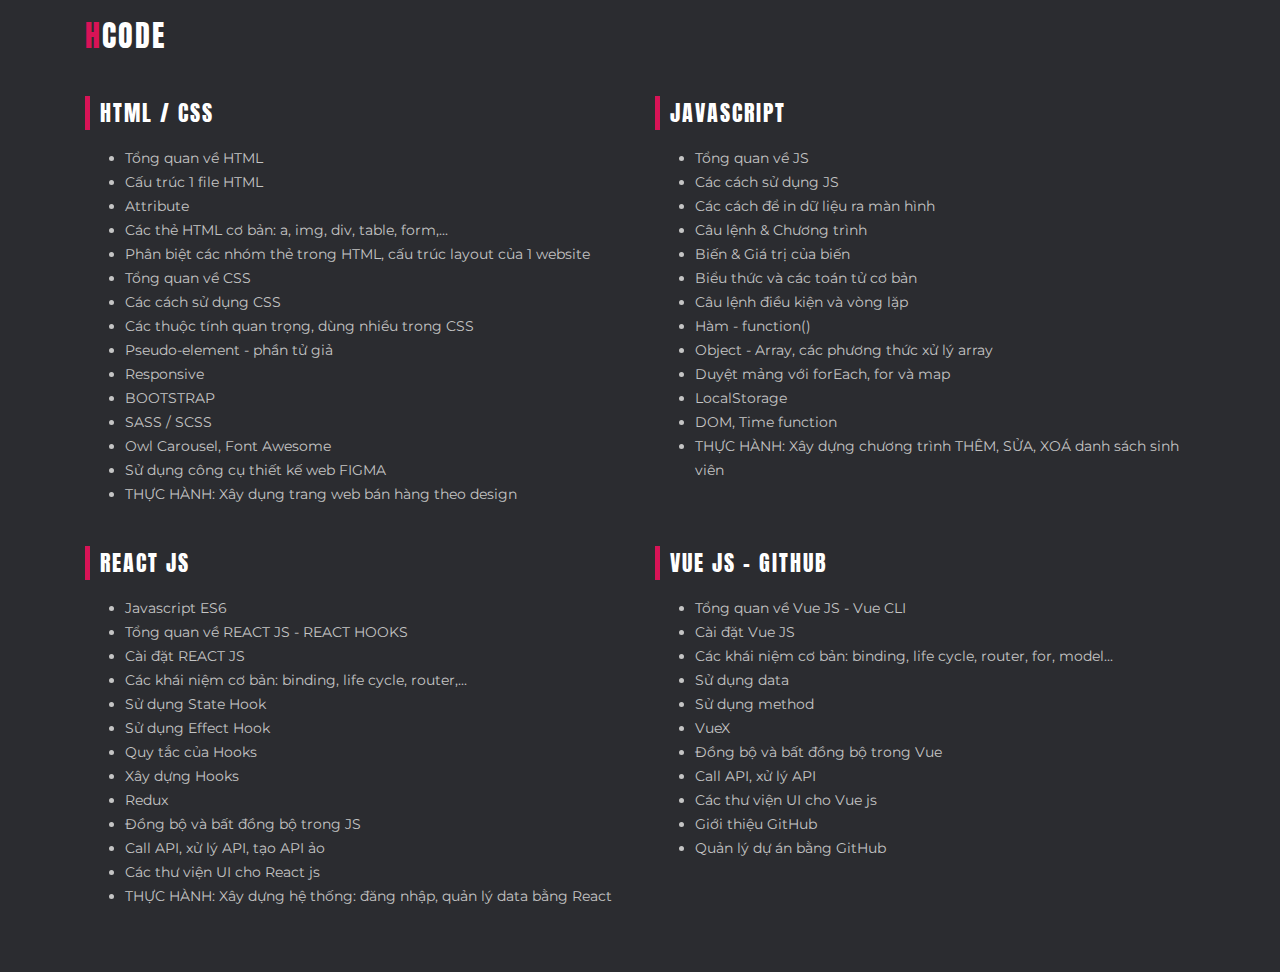
<file: detail.html>
<!doctype html>
<html lang="en">
<head>
    <meta charset="UTF-8">
    <meta name="viewport"
          content="width=device-width, user-scalable=no, initial-scale=1.0, maximum-scale=1.0, minimum-scale=1.0">
    <meta http-equiv="X-UA-Compatible" content="ie=edge">
    <title>Chi tiết khoá học</title>
    <!-- Google Fonts -->
    <link href="https://fonts.googleapis.com/css2?family=Montserrat&display=swap" rel="stylesheet">
    <link href="https://fonts.googleapis.com/css2?family=Anton&display=swap" rel="stylesheet">
    <link rel="icon" type="image/png" href="assets/img/favicon.ico">
    <link rel="stylesheet" href="assets/css/bootstrap.min.css">
    <link rel="stylesheet" href="assets/css/detail.css">
</head>
<body>
<div class="container pb-5">
    <div class="row">
        <div class="col-lg-12">
            <div class="logo my-4"><a href="index.html"><font color="#d81356">H</font>CODE</a></div>
        </div>
        <div class="col-lg-6">
            <div class="title mt-4">
                HTML / CSS
            </div>
            <ul class="mt-3">
                <li>Tổng quan về HTML</li>
                <li>Cấu trúc 1 file HTML</li>
                <li>Attribute</li>
                <li>Các thẻ HTML cơ bản: a, img, div, table, form,...</li>
                <li>Phân biệt các nhóm thẻ trong HTML, cấu trúc layout của 1 website</li>
                <li>Tổng quan về CSS</li>
                <li>Các cách sử dụng CSS</li>
                <li>Các thuộc tính quan trọng, dùng nhiều trong CSS</li>
                <li>Pseudo-element - phần tử giả</li>
                <li>Responsive</li>
                <li>BOOTSTRAP</li>
                <li>SASS / SCSS</li>
                <li>Owl Carousel, Font Awesome</li>
                <li>Sử dụng công cụ thiết kế web FIGMA</li>
                <li>THỰC HÀNH: Xây dụng trang web bán hàng theo design</li>
            </ul>
        </div>

        <div class="col-lg-6">
            <div class="title mt-4">
                JAVASCRIPT
            </div>
            <ul class="mt-3">
                <li>Tổng quan về JS</li>
                <li>Các cách sử dụng JS</li>
                <li>Các cách để in dữ liệu ra màn hình</li>
                <li>Câu lệnh & Chương trình</li>
                <li>Biến & Giá trị của biến</li>
                <li>Biểu thức và các toán tử cơ bản</li>
                <li>Câu lệnh điều kiện và vòng lặp</li>
                <li>Hàm - function()</li>
                <li>Object - Array, các phương thức xử lý array</li>
                <li>Duyệt mảng với forEach, for và map</li>
                <li>LocalStorage</li>
                <li>DOM, Time function</li>
                <li>THỰC HÀNH: Xây dựng chương trình THÊM, SỬA, XOÁ danh sách sinh viên</li>
            </ul>
        </div>
        <div class="col-lg-6">
            <div class="title mt-4">
                REACT JS
            </div>
            <ul class="mt-3">
                <li>Javascript ES6</li>
                <li>Tổng quan về REACT JS - REACT HOOKS</li>
                <li>Cài đặt REACT JS</li>
                <li>Các khái niệm cơ bản: binding, life cycle, router,...</li>
                <li>Sử dụng State Hook</li>
                <li>Sử dụng Effect Hook</li>
                <li>Quy tắc của Hooks</li>
                <li>Xây dựng Hooks</li>
                <li>Redux</li>
                <li>Đồng bộ và bất đồng bộ trong JS</li>
                <li>Call API, xử lý API, tạo API ảo</li>
                <li>Các thư viện UI cho React js</li>
                <li>THỰC HÀNH: Xây dựng hệ thống: đăng nhập, quản lý data bằng React</li>
            </ul>
        </div>
        <div class="col-lg-6">
            <div class="title mt-4">
                VUE JS - GITHUB
            </div>
            <ul class="mt-3">
                <li>Tổng quan về Vue JS - Vue CLI</li>
                <li>Cài đặt Vue JS</li>
                <li>Các khái niệm cơ bản: binding, life cycle, router, for, model...</li>
                <li>Sử dụng data</li>
                <li>Sử dụng method</li>
                <li>VueX</li>
                <li>Đồng bộ và bất đồng bộ trong Vue</li>
                <li>Call API, xử lý API</li>
                <li>Các thư viện UI cho Vue js</li>
                <li>Giới thiệu GitHub</li>
                <li>Quản lý dự án bằng GitHub</li>
            </ul>
        </div>
    </div>
</div>
</body>
</html>
</file>
<file: assets/css/style.css>
/*******************************************************
    Template Name    : Evana - Personal Portfolio Landing Page Template
    Author           : Cute Themes
    Version          : 1.0
    Created          : 2020
    File Description : Main css file of the template
*******************************************************/

/**************************************
    -- Css Table of Content
    01.Generale Style
    02.Preloader Style
    03.Navber Style
    04.Home Section Style
    05.About Section Style
    06.Services Section Style
    07.Counter Section Style
    08.Project Section Style
    09.Testimonials Section Style
    10.Blog Section Style
    11.Contact Section Style
    12.Footer Section Style
 *************************************/

/**************************************
 * 01. Generale Style
 *************************************/

body {
    background: #2B2C30;
    color: #fff;
    font-family: 'Montserrat', sans-serif;
    font-size: 14px;
    font-weight: normal;
    line-height: 24px;
    overflow-x: hidden;
    margin: 0 auto;
    padding: 0;
    -moz-box-sizing: border-box;
    -ms-box-sizing: border-box;
    -o-box-sizing: border-box;
    -webkit-box-sizing: border-box;
    box-sizing: border-box;
}

.bg-dark {
    background: #333439 !important;
}

h1, h2, h3, h4, h5, h6 {
    margin: 0;
    font-family: 'Montserrat', sans-serif;
    font-weight: normal;
    color: #ffffff;
    line-height: 1.3;
}

a {
    color: #d81356;
    text-decoration: none !important;
    -moz-transition: all 0.5s ease-in-out 0s;
    -ms-transition: all 0.5s ease-in-out 0s;
    -o-transition: all 0.5s ease-in-out 0s;
    -webkit-transition: all 0.5s ease-in-out 0s;
    transition: all 0.5s ease-in-out 0s;
}

img {
    max-width: 100%;
}

a:hover {
    color: #d81356;
    -moz-transition: all 0.4s ease-in-out 0s;
    -ms-transition: all 0.4s ease-in-out 0s;
    -o-transition: all 0.4s ease-in-out 0s;
    -webkit-transition: all 0.4s ease-in-out 0s;
    transition: all 0.4s ease-in-out 0s;
}

a:hover, a:focus {
    color: #d81356;
    text-decoration: none;
}

p {
    padding: 0;
    margin: 0;
    font-size: 14px;
    color: #c5c5c5;
    line-height: 24px;
    font-family: 'Montserrat', sans-serif;
}

.z-index {
    z-index: 9;
}

.position-relative {
    position: relative !important;
}

.form-control:focus {
    box-shadow: none;
    outline: 0 none;
    border-bottom: 1px solid #d81356;
}

.btn:focus {
    outline: none !important;
    box-shadow: none;
}

button:focus {
    outline: 0 none;
    box-shadow: none;
}

.button:focus {
    outline: none;
    box-shadow: none;
}

.button {
    display: inline-block;
    padding: 8px 30px;
    text-align: center;
    vertical-align: middle;
    -webkit-user-select: none;
    -moz-user-select: none;
    -ms-user-select: none;
    user-select: none;
    font-size: 14px;
    text-transform: capitalize;
    letter-spacing: 0.5px;
    font-weight: 500;
    border: 2px solid #d81356;
    border-radius: 30px;
    background: #d81356;
    transition: all 500ms ease;
    cursor: pointer;
    color: #fff;
    margin-top: 25px;
}

.button:hover {
    color: #fff;
    background: transparent;
    border: 2px solid #d81356;
}

dl, ol, ul {
    padding: 0;
    margin: 0;
    list-style: none;
}

.bg-fixed {
    background-attachment: fixed;
}

.bg-img {
    background-size: cover;
    background-repeat: no-repeat;
}

.section-padding {
    padding: 100px 0;
}

.section-title {
    text-align: center;
    margin-bottom: 75px;
}

.section-title p {
    margin-top: 12px;
}

.section-title h2 {
    position: relative;
    font-weight: 700;
    padding-bottom: 20px;
    font-size: 33px;
    line-height: 1.3;
    text-transform: uppercase;
    color: #fff;
    display: inline-block;
    transition: all .4s;
    font-family: 'Montserrat', sans-serif;
}

.section-title h2:after {
    background-image: -webkit-linear-gradient(left, rgba(0, 0, 0, 0), rgb(165, 165, 165), rgba(0, 0, 0, 0));
    background-image: -moz-linear-gradient(left, rgba(0, 0, 0, 0), rgba(0, 0, 0, 0.75), rgba(0, 0, 0, 0));
    background-image: -ms-linear-gradient(left, rgba(0, 0, 0, 0), rgba(0, 0, 0, 0.75), rgba(0, 0, 0, 0));
    background-image: -o-linear-gradient(left, rgba(0, 0, 0, 0), rgba(0, 0, 0, 0.75), rgba(0, 0, 0, 0));
    filter: progid:DXImageTransform.Microsoft.gradient(startColorstr='#ffffff', endColorstr='#000000', GradientType=1);
    position: absolute;
    left: 0;
    right: 0;
    bottom: 0;
    height: 1px;
    width: 100%;
    content: "";
    margin: 0 auto;
}

.display-table {
    width: 100%;
    height: 100%;
    display: table;
}

.table-cell {
    display: table-cell;
    vertical-align: middle;
}

.mr-top-50 {
    margin-top: 50px;
}

.back-to-top {
    position: fixed;
    display: none;
    color: #fff;
    width: 40px;
    height: 42px;
    line-height: 45px;
    border-radius: 0;
    right: 25px;
    bottom: 20px;
    text-align: center;
    background: #d81356;
    transition: background 0.5s;
    z-index: 11;
}

.back-to-top i {
    color: #fff;
    font-size: 20px;
}

.v-middle {
    position: absolute;
    width: 100%;
    top: 50%;
    left: 0;
    -webkit-transform: translate(0%, -50%);
    transform: translate(0%, -50%);
}

.valign {
    display: -webkit-box;
    display: -ms-flexbox;
    display: flex;
    -webkit-box-align: center;
    -ms-flex-align: center;
    align-items: center;
}

ul.why{
    list-style: inherit;
    padding-left: 40px;
    font-size: 14px;
    color: #c5c5c5;
}
ul.why li{
    margin-bottom: 10px;
}

/**************************************
 * 02.Preloader Style
 *************************************/
.loader-wrapper {
    position: fixed;
    top: 0;
    left: 0;
    height: 100%;
    width: 100%;
    background-color: #0f0e17;
    z-index: 9999;
}

.loader-wrapper .middle {
    position: absolute;
    top: 50%;
    width: 100%;
}

.lds-ellipsis {
    display: inline-block;
    position: relative;
    width: 64px;
    height: 64px;
}

.lds-ellipsis div {
    position: absolute;
    top: 27px;
    width: 11px;
    height: 11px;
    border-radius: 50%;
    background: #fff;
    animation-timing-function: cubic-bezier(0, 1, 1, 0);
}

.lds-ellipsis div:nth-child(1) {
    left: 6px;
    animation: lds-ellipsis1 0.6s infinite;
}

.lds-ellipsis div:nth-child(2) {
    left: 6px;
    animation: lds-ellipsis2 0.6s infinite;
}

.lds-ellipsis div:nth-child(3) {
    left: 26px;
    animation: lds-ellipsis2 0.6s infinite;
}

.lds-ellipsis div:nth-child(4) {
    left: 45px;
    animation: lds-ellipsis3 0.6s infinite;
}

@keyframes lds-ellipsis1 {
    0% {
        transform: scale(0);
    }

    100% {
        transform: scale(1);
    }
}

@keyframes lds-ellipsis3 {
    0% {
        transform: scale(1);
    }

    100% {
        transform: scale(0);
    }
}

@keyframes lds-ellipsis2 {
    0% {
        transform: translate(0, 0);
    }

    100% {
        transform: translate(19px, 0);
    }
}


/**************************************
 * 03.Navber Style
 *************************************/
.navbar-b {
    transition: all .5s ease-in-out;
    background-color: transparent;
    padding-top: 1.563rem;
    padding-bottom: 1.563rem;
}

.navbar-b.navbar-reduce {
    box-shadow: 0px 6px 9px 0px rgba(0, 0, 0, 0.06);
}

.navbar-b.navbar-trans .nav-item, .navbar-b.navbar-reduce .nav-item {
    position: relative;
    padding-right: 10px;
    padding-left: 0;
}

.navbar-b.navbar-trans .nav-link, .navbar-b.navbar-reduce .nav-link {
    color: #fff;
    text-transform: capitalize;
    font-weight: 400;
    font-size: 14px;
    letter-spacing: 0.3px;
}

.navbar-b.navbar-trans .nav-link:hover, .navbar-b.navbar-reduce .nav-link:hover {
    color: #333;
}

.navbar-b.navbar-trans .nav-link:hover {
    color: #ffffff;
}

.navbar-b.navbar-trans .show > .nav-link, .navbar-b.navbar-trans .active > .nav-link, .navbar-b.navbar-trans .nav-link.show, .navbar-b.navbar-trans .nav-link.active {
    color: #fff;
}

.navbar-b.navbar-reduce {
    transition: all .5s ease-in-out;
    background-color: #fff;
    padding-top: 20px;
    padding-bottom: 20px;
}

.navbar-b.navbar-reduce .nav-link {
    color: #000000;
}

.navbar-b.navbar-reduce .nav-link:hover {
    color: #000;
}

.navbar-b.navbar-reduce .show > .nav-link, .navbar-b.navbar-reduce .active > .nav-link, .navbar-b.navbar-reduce .nav-link.show, .navbar-b.navbar-reduce .nav-link.active {
    color: #000;
}

.navbar-b.navbar-reduce .navbar-brand {
    color: #000;
}

.navbar-b.navbar-reduce .navbar-toggler span {
    background-color: #1B1B1B;
}

.navbar-b .navbar-brand {
    color: #fff;
    font-size: 30px;
    font-weight: 400;
    letter-spacing: 2px;
    font-family: 'Anton', sans-serif;
}

.navbar-b .navbar-nav .dropdown-item.show .dropdown-menu, .navbar-b .dropdown.show .dropdown-menu, .navbar-b .dropdown-btn.show .dropdown-menu {
    -webkit-transform: translate3d(0px, 0px, 0px);
    transform: translate3d(0px, 0px, 0px);
    visibility: visible !important;
}

.navbar-b .dropdown-menu {
    margin: 1.12rem 0 0;
    border-radius: 0;
}

.navbar-b .dropdown-menu .dropdown-item {
    padding: .7rem 1.7rem;
    transition: all 500ms ease;
}

.navbar-b .dropdown-menu .dropdown-item:hover {
    background-color: #d81356;
    color: #fff;
    transition: all 500ms ease;
}

.navbar-b .dropdown-menu .dropdown-item.active {
    background-color: #d81356;
}

.navbar-toggler {
    position: relative;
}

.navbar-toggler:focus, .navbar-toggler:active {
    outline: 0;
}

.navbar-toggler span {
    display: block;
    background-color: #fff;
    height: 3px;
    width: 25px;
    margin-top: 4px;
    margin-bottom: 4px;
    -webkit-transform: rotate(0deg);
    transform: rotate(0deg);
    left: 0;
    opacity: 1;
}

.navbar-toggler span:nth-child(1), .navbar-toggler span:nth-child(3) {
    transition: -webkit-transform .35s ease-in-out;
    transition: transform .35s ease-in-out;
    transition: transform .35s ease-in-out, -webkit-transform .35s ease-in-out;
}

.navbar-toggler:not(.collapsed) span:nth-child(1) {
    position: absolute;
    left: 12px;
    top: 10px;
    -webkit-transform: rotate(135deg);
    transform: rotate(135deg);
    opacity: 0.9;
}

.navbar-toggler:not(.collapsed) span:nth-child(2) {
    height: 12px;
    visibility: hidden;
    background-color: transparent;
}

.navbar-toggler:not(.collapsed) span:nth-child(3) {
    position: absolute;
    left: 12px;
    top: 10px;
    -webkit-transform: rotate(-135deg);
    transform: rotate(-135deg);
    opacity: 0.9;
}

/**************************************
 * 04.Home Section Style
 *************************************/
.home-area {
    height: 100vh;
    position: relative;
    color: #fff;
    text-align: center;
    background: url(../img/home-bg.jpg);
    background-repeat: no-repeat;
    background-size: cover;
    background-position: center center;
    background-attachment: fixed;
    z-index: 1;
    padding-bottom: 0px;
}

.home-area::after {
    position: absolute;
    top: 0;
    content: "";
    left: 0px;
    padding: 0;
    height: 100%;
    width: 100%;
    opacity: .5;
    z-index: 1;
    background: rgb(3 5 16);
}

.hero-equal-height {
    position: relative;
    min-height: 660px;
    -js-display: flex;
    display: -webkit-box;
    display: -ms-flexbox;
    display: flex;
    -webkit-box-orient: vertical;
    -webkit-box-direction: normal;
    -ms-flex-direction: column;
    flex-direction: column;
    -webkit-box-pack: center;
    -ms-flex-pack: center;
    justify-content: center;
    height: 100%;
    width: 100%;
}

.home-content h3 {
    font-size: 18px;
    margin-bottom: 25px;
    text-transform: uppercase;
    font-weight: 500;
    letter-spacing: 3px;
}

.home-content h1 {
    font-size: 60px;
    color: #fff;
    margin-bottom: 20px;
    font-weight: 700;
    line-height: 1.3;
}

.cd-words-wrapper {
    display: inline-block;
    position: relative;
    text-align: left;
}

.cd-words-wrapper b {
    display: inline-block;
    position: absolute;
    white-space: nowrap;
    left: 0;
    top: 0;
}

.cd-words-wrapper b.is-visible {
    position: relative;
}

.cd-headline.clip span {
    display: inline-block;
}

.cd-headline.clip .cd-words-wrapper {
    overflow: hidden;
    vertical-align: top;
    color: #ffffff;
    font-weight: 500;
    letter-spacing: 0px;
}

.cd-headline.clip .cd-words-wrapper::after {
    content: '';
    position: absolute;
    top: 0;
    right: 0;
    width: 2px;
    height: 100%;
    background-color: #fff;
}

.cd-headline.clip b {
    opacity: 0;
}

.cd-headline.clip b.is-visible {
    opacity: 1;
}

.home-content .home-btn-1 {
    margin-right: 15px;
}

.social-media a {
    display: inline-block;
    padding: 0px 5px;
    margin: 0px 8px;
    color: #fff;
}

.social-media a:hover {
    opacity: .5;
}

/**************************************
 * 05. About Section Style
 *************************************/

.about-img-wrapper {
    padding: 0 20px 0 0;
    margin-bottom: 20px;
    position: relative;
    -webkit-transition: all .4s;
    transition: all .4s;
}

.about-img-wrapper:hover {
    padding: 0 0 0 20px;
}

.about-img-wrapper:after {
    content: '';
    background: rgb(101 102 109 / 0.25);
    position: absolute;
    left: 15px;
    right: 5px;
    top: 15px;
    bottom: -15px;
    z-index: -1;
    -webkit-transition: all .5s;
    transition: all .5s;
}

.about-img-wrapper:hover:after {
    background: rgb(62 64 72 / 25%);
    left: 5px;
    top: -15px;
    right: 15px;
    bottom: 15px;
}

.about-content {
    padding-right: 0px;
}

.about-content h3 {
    font-size: 25px;
    font-weight: 700;
}

.about-content h6 {
    margin: 10px 0 30px;
    color: #c3c3c3;
    font-weight: 400;
    font-size: 13px;
    text-transform: uppercase;
    letter-spacing: 4px;
}

.about-content p {
    margin-bottom: 20px;
}

.mlr-2 {
    margin: 0 15px;
}

.color-text {
    color: #ffc209;
}

/**************************************
 * 06. Services Section Style
 *************************************/
.services-item {
    margin-bottom: 30px;
}

.services-item:nth-last-child(-n + 3) {
    margin-bottom: 0px;
}

.single-services-box {
    position: relative;
    padding: 45px 25px;
    background-color: #1e1f25;
    text-align: center;
    border-radius: 3px;
}

.single-services-box:before {
    position: absolute;
    content: "";
    left: 0px;
    right: 0px;
    bottom: 0;
    min-width: 100%;
    border-top: 2px solid #d81356;
    transform: scaleX(0);
    -webkit-transition: all 500ms ease;
    -moz-transition: all 500ms ease;
    -ms-transition: all 500ms ease;
    -o-transition: all 500ms ease;
    transition: all 500ms ease;
}

.single-services-box:hover:before {
    transform: scaleX(1);
}

.single-services {
}

.services-icon {
    margin-bottom: 25px;
}

.services-icon i {
    color: #fff;
    font-size: 40px;
    width: 80px;
    height: 80px;
    line-height: 80px;
    text-align: center;
    display: inline-block;
    position: relative;
    -webkit-transition: all .4s;
    transition: all .4s;
    z-index: 3;
}

.services-icon i:after {
    content: '';
    width: 100%;
    height: 100%;
    top: 0;
    left: 0;
    position: absolute;
    border-radius: 50%;
    background: rgba(200, 200, 200, 0.07);
    z-index: -1;
    -webkit-transform: rotate(45deg);
    transform: rotate(45deg);
    -webkit-transition: all .4s;
    transition: all .4s;
    border: 2px solid #2a2b30;
    -webkit-transition: all .5s;
    transition: all .5s;
    -webkit-transform: scale(1.1);
    transform: scale(1.1);
}

.single-services-box:hover .services-icon i {
    color: #fff;
}

.single-services-box:hover .services-icon i:after {
    background: #d81356;
    border: 2px solid #d81356;
    -webkit-transform: scale(.98);
    -moz-transform: scale(.98);
    -ms-transform: scale(.98);
    -o-transform: scale(.98);
    transform: scale(.98);
}

.services-text h3 {
    font-size: 17px;
    margin-bottom: 10px;
    color: #ffffff;
    font-weight: 500;
}

/**************************************
 * 07. Counter Section Style
 *************************************/
.counter-area {
    background: url(../img/contact-bg.png);
    background-repeat: no-repeat;
    background-size: cover;
}

.counter-item {
}

.single-counter-box {
    text-align: center;
}

.single-counter {
    padding: 15px 0px;
    position: relative;
    z-index: 1;
}

.single-counter i {
    color: #FF9800;
    font-size: 50px;
}

.single-counter h3 {
    margin-top: 15px;
    color: #ffffff;
    font-size: 38px;
    font-weight: 700;
    display: block !important;
}

.single-counter p {
    line-height: 1.5;
    color: #fff;
    margin-top: 8px;
    font-size: 15px;
    font-weight: 400;
}

/**************************************
 * 09. Project Section Style
 *************************************/
#project {
    position: relative;
}

#project .project-list {
    text-align: center;
}

#project .project-list .nav {
    display: inline-block;
    margin: 0;
    position: relative;
}

#project .project-list .nav li {
    position: relative;
    float: left;
    font-size: 14px;
    line-height: 15px;
    cursor: pointer;
    font-weight: 500;
    letter-spacing: 0.5px;
    text-transform: capitalize;
    display: inline-block;
    margin: 0 15px 20px;
    padding: 10px 20px;
    border-radius: 20px;
    color: #ffffff;
    background-color: #2b2b2b;
    -moz-transition: all 0.5s ease-in-out 0s;
    -ms-transition: all 0.5s ease-in-out 0s;
    -o-transition: all 0.5s ease-in-out 0s;
    -webkit-transition: all 0.5s ease-in-out 0s;
    transition: all 0.5s ease-in-out 0s;
    box-shadow: 0 1px 10px 1px rgba(0, 0, 0, 0.07);
}

#project .project-list .nav li:hover, #project .project-list .nav li.filter-active {
    color: #fff;
    background: #d81356;
    -moz-transition: all 0.5s ease-in-out 0s;
    -ms-transition: all 0.5s ease-in-out 0s;
    -o-transition: all 0.5s ease-in-out 0s;
    -webkit-transition: all 0.5s ease-in-out 0s;
    transition: all 0.5s ease-in-out 0s;
}

#project .project-container {
    display: inline-block;
    width: 100%;
}

.project-area .project-grid-item {
    overflow: hidden;
}

.project-grid-item img {
    width: 100%;
}

.project-item {
    position: relative;
    display: block;
    overflow: hidden;
    margin-top: 30px;
}

.project-item .project-img-overlay {
    position: absolute;
    z-index: 2;
    top: 10px;
    right: 10px;
    bottom: 10px;
    left: 10px;
    height: auto;
    opacity: 0;
    -webkit-transition: all .5s;
    transition: all .5s;
    -webkit-transform: translateY(10px);
    transform: translateY(10px);
    background-color: rgba(0, 0, 0, 0.9);
}

.project-item:hover .project-img-overlay {
    opacity: 1;
    -webkit-transform: translateY(0);
    transform: translateY(0);
}

.project-item .project-img-overlay .project-content {
    position: absolute;
    top: 50%;
    left: 0;
    transform: translateY(-50%);
    width: 100%;
    text-align: center;
    z-index: 2;
    -webkit-transition: .5s;
    transition: .5s;
    overflow: hidden;
}


.project-item .project-img-overlay .project-content h4 {
    color: #fff;
    font-size: 18px;
    letter-spacing: 0.5px;
    font-weight: 500;
    position: relative;
    margin-bottom: 10px;
    text-transform: capitalize;
    -webkit-transform: translateY(-15px);
    transform: translateY(-15px);
    opacity: 0;
    z-index: 7;
    -webkit-transition: all .6s;
    transition: all .6s;
}

.project-item .project-img-overlay .project-content h6 {
    color: #ffc209;
    margin-top: 5px;
    font-size: 14px;
    letter-spacing: 0.9px;
    position: relative;
    font-weight: 500;
    -webkit-transform: translateY(15px);
    transform: translateY(15px);
    opacity: 0;
    z-index: 7;
    -webkit-transition: all .6s;
    transition: all .6s;
}

.project-item:hover .project-img-overlay .project-content h4,
.project-item:hover .project-img-overlay .project-content h6 {
    -webkit-transform: translateY(0);
    transform: translateY(0);
    opacity: 1;
}

.project-more-btn {
    margin-top: 30px;
}

/**************************************
 * 09.Testimonials Section Style
 *************************************/
.testimonial-area {
    background: url(../img/review-bg.png);
    background-repeat: no-repeat;
    background-size: cover;
}

.single-testimonial {
    position: relative;
    background: transparent;
    padding: 20px 30px;
    border-radius: 3px;
    z-index: 1;
    transition: all 0.3s ease-in-out;
    -webkit-transition: all 0.3s ease-in-out;
    -moz-transition: all 0.3s ease-in-out;
}


.single-testimonial .testimonial-bio {
    text-align: center;
}

.testi-content-inner .avatar {
    margin: 0 auto;
    margin-bottom: 25px;
}

.single-testimonial .avatar img {
    border-radius: 50%;
    border: 5px solid #ffffff;
    width: 110px;
    margin: 0 auto;
    border-left-color: #d81356;
    border-bottom-color: #d81356;
}

.single-testimonial .testimonial-bio .bio-info {
    margin-left: 10px;
}

.single-testimonial .testimonial-bio .bio-info .name {
    font-size: 18px;
    font-weight: 500;
    margin-top: 0;
    margin-bottom: 5px;
}

.single-testimonial .testimonial-bio .bio-info span {
    font-size: 14px;
}

.single-testimonial .testimonial-content {
    margin-bottom: 20px;
    text-align: center;
}

.testimonial-content h3 {
    font-size: 18px;
    margin-top: 25px;
    margin-bottom: 25px;
}

.single-testimonial .testimonial-content p {
    font-size: 16px;
    color: #ccc;
    font-style: italic;
    line-height: 1.8;
    letter-spacing: 1px;
}

/**************************************
 * 10. Blog Section Style
 *************************************/

.blog-area {
}

.blog-area .single-blog {
    position: relative;
    background: #383940;
    border-bottom: 2px solid #d81356;
}

.blog-area .post-img {
    position: relative;
    overflow: hidden;
    border-radius: 3px;
}

.blog-area .single-blog img {
    -webkit-transition: all .5s;
    transition: all .5s;
}

.blog-area .single-blog:hover img {
    -webkit-filter: none;
    filter: none;
    -webkit-transform: rotate(3deg) scale(1.1, 1.1);
    -ms-transform: rotate(3deg) scale(1.1, 1.1);
    transform: rotate(3deg) scale(1.1, 1.1);
}

.blog-area .single-blog .blog-content {
    padding: 30px 25px;
}

.blog-date {
    position: absolute;
    top: 15px;
    right: 15px;
    padding: 5px 10px;
    background: #d81356;
    color: #fff;
    font-size: 12px;
    font-weight: 500;
    text-align: center;
    z-index: 2;
    text-transform: uppercase;
}

.blog-date i {
    font-size: 20px;
    font-style: normal;
    display: block;
}

.blog-area .single-blog .blog-content h5 a {
    font-size: 18px;
    font-weight: 500;
    color: #fff;
    margin-bottom: 10px;
    display: block;
}

.blog-bottom-text-link {
    margin-top: 0px;
}

.single-blog .blog-content .blog-bottom-text-link a {
    font-size: 16px;
    font-weight: 500;
    color: #fff;
    display: inline-block;
}

/**************************************
 * 11. Contact Section Style
 *************************************/

.contact-area {
    background: url(../img/contact-bg.png);
    background-repeat: no-repeat;
    background-size: cover;
}

.contact-information {
    margin-bottom: 15px;
}

.contact-info-title h3 {
    font-size: 25px;
    font-weight: 500;
}

.contact-info-title {
    padding: 0 10px;
    margin-bottom: 40px;
}

.contact-details {
    text-align: left;
    margin-bottom: 30px;
    padding: 0px 10px;
    display: block;
    overflow: hidden;
    position: relative;
    z-index: 1;
}

.contact-details h6 {
    padding-bottom: 5px;
    font-weight: 500;
    font-size: 18px;
    color: #ffffff;
    text-transform: capitalize;
    padding-top: 8px;
}

.contact-details p {
    font-weight: 500;
    font-size: 14px;
    color: #a5a5a5;
    text-transform: capitalize;
}

.contact-area .form input, .contact-area .form textarea {
    width: 100%;
    padding: 10px 20px;
    color: #fff;
    border: 0;
    font-size: 14px;
    padding-left: 20px;
    background-color: #1b1d23;
    font-weight: 500;
    border-radius: 30px;
    text-transform: capitalize;
    border-bottom: 2px solid #1b1d23;
}

#contact-form .button {
    margin: 0;
}

.form-group {
    margin-bottom: 25px;
}

button, input, textarea {
    color: #505050;
}

button, input, textarea:focus {
    border: none;
    outline: none;
}

.contact-area .form-message.success {
    background: #03b103;
    color: #fff;
    padding: 10px 15px;
    border-radius: 3px;
}

.contact-area .form-message.error {
    background: #ff4d15;
    color: #fff;
    padding: 10px 15px;
    border-radius: 3px;
}

/**************************************
 * 12. Footer Section Style
 *************************************/

.footer-area {
    padding: 50px 0;
}

.footer-social-media {
    margin-bottom: 20px;
}

.footer-social-media a {
    margin: 0 10px;
    color: #fff;
    font-size: 16px;
    width: 35px;
    height: 35px;
    line-height: 35px;
    text-align: center;
    display: inline-block;
    position: relative;
    -webkit-transition: all .4s;
    transition: all .4s;
    z-index: 3;
}

.footer-social-media a:after {
    content: '';
    width: 100%;
    height: 100%;
    top: 0;
    left: 0;
    position: absolute;
    border-radius: 10px;
    background: rgba(200, 200, 200, 0.07);
    z-index: -1;
    -webkit-transform: rotate(45deg) scale(1.1);
    transform: rotate(45deg) scale(1.1);
    -webkit-transition: all .4s;
    transition: all .4s;
}

.footer-social-media a:hover {
    color: #fff;
}

.footer-social-media a:hover:after {
    background: #d81356;
    -webkit-transform: rotate(45deg) scale(.98);
    -moz-transform: rotate(45deg) scale(.98);
    -ms-transform: rotate(45deg) scale(.98);
    -o-transform: rotate(45deg) scale(.98);
    transform: rotate(45deg) scale(.98);
}

.copyright-area {
}

.copyright-area p {
    color: #fff;
    margin-top: 30px;
    font-size: 10px;
    letter-spacing: 1px;
}

.copyright-area p a {
    color: #d81356;
    font-weight: 500;
}

.blog-body-text span {
    font-size: 25px;
    display: inline-block;
    margin-left: 10px;
}

.blog-body-text p {
    margin-top: 10px;
}
</file>
<file: assets/css/responsive.css>
/*******************************************************
    Template Name    : Evana - Personal Portfolio Landing Page Template
    Author           : Cute Themes
    Version          : 1.0
    Created          : 2020
    File Description : Main Reaposive file of the template
*******************************************************/

@media only screen and (min-width: 991px) and (max-width: 1024px) {
	.home-area {
		background-attachment: unset;
	}
}


@media only screen and (min-width: 768px) and (max-width: 991px) {
	.navbar-b.navbar-trans .nav-item, .navbar-b.navbar-reduce .nav-item {
		padding-right: 0;
	}
	.home-area {
		background-attachment: unset;
	}
	.home-area .home-content h1 {
		font-size: 35px;
		line-height: 1.3;
	}
	.about-img-wrapper {
		text-align: center;
	}
	.about-img-wrapper:after {
		display: none;
	}
	.about-content {
		margin-top: 35px;
	}
	.services-item {
		margin-bottom: 30px;
	}
	.services-item:nth-last-child(-n + 2) {
			margin-bottom: 0px;
	}
	.counter-item {
		margin-bottom: 30px;
	}
	.counter-item:nth-last-child(-n + 2) {
		margin-bottom: 0px;
	}
	#project .project-list .nav li {
		margin: 0 5px 20px;
	}
	.blog-item {
		margin-bottom: 30px;
	}
	.blog-item:last-child {
			margin-bottom: 0px;
	}
	.contact-info-title {
		padding: 0;
		margin-bottom: 20px;
	}
	.contact-details {
		padding: 10px 0px;
	}
}

@media only screen and (max-width: 767px) {
	.navbar-nav {
		margin-top: 15px;
	}
	.navbar-b .nav-item {
		margin-bottom: 10px;
	}
	.navbar-b .nav-item:last-child {
		margin-bottom: 0px;
	}
	#navbarDefault {
		width: 100%;
		overflow-y: scroll;
	}
	.home-area {
		background-attachment: unset;
	}
	.home-area .home-content h1 {
		font-size: 33px;
		line-height: 1.3;
	}
	.about-img-wrapper {
		text-align: center;
	}
	.about-content {
		margin-top: 35px;
	}
	.services-item {
		margin-bottom: 30px !important;
	}
	.services-item:last-child {
		margin-bottom: 0px !important;
	}
	.counter-item {
		margin-bottom: 30px;
	}
	.counter-item:last-child {
			margin-bottom: 0px;
	}
	#project .project-list .nav li {
		float: unset;
	}
	.blog-item {
		margin-bottom: 30px;
	}
	.blog-item:last-child {
			margin-bottom: 0px;
	}
	.single-testimonial {
		padding: 0px 10px;
	}


@media only screen and (max-width: 479px) {
	.navbar-nav {
		margin-top: 15px;
	}
	.navbar-b .nav-item {
		margin-bottom: 10px;
	}
	.navbar-b .nav-item:last-child {
		margin-bottom: 0px;
	}
	.home-area {
		background-attachment: unset;
		background-position: 75%;
	}
	.home-area .home-content h1 {
		font-size: 33px;
		line-height: 1.3;
	}
	.about-img-wrapper {
		text-align: center;
	}
	.about-content {
		margin-top: 35px;
	}
	.services-item {
		margin-bottom: 30px !important;
	}
	.services-item:last-child {
		margin-bottom: 0px !important;
	}
	.single-services {
		padding: 10px 10px;
	}
	.counter-item {
		margin-bottom: 30px;
	}
	.counter-item:last-child {
		margin-bottom: 0px;
	}
	#project .project-list .nav li {
		float: unset;
	}
	#project .project-list .nav li {
		margin: 0 5px 20px;
	}
	.blog-item {
		margin-bottom: 30px;
	}
	.blog-item:last-child {
			margin-bottom: 0px;
	}
	.single-testimonial {
		padding: 0px 10px;
	}

}


@media screen and (max-width: 320px) and (min-width: 0px){
	.navbar-nav {
		margin-top: 15px;
	}
	.navbar-b .nav-item {
		margin-bottom: 10px;
	}
	.navbar-b .nav-item:last-child {
		margin-bottom: 0px;
	}
	.home-area {
		background-attachment: unset;
		background-position: 75%;
	}
	.home-area .home-content h1 {
		font-size: 30px;
		line-height: 1.3;
	}
	.about-img-wrapper {
		text-align: center;
	}
	.about-content {
		margin-top: 35px;
	}
	.services-item {
		margin-bottom: 30px !important;
	}
	.services-item:last-child {
		margin-bottom: 0px !important;
	}
	.single-services {
		padding: 10px 10px;
	}
	.counter-item {
		margin-bottom: 30px;
	}
	.counter-item:last-child {
		margin-bottom: 0px;
	}
	#project .project-list .nav li {
		float: unset;
	}
	#project .project-list .nav li {
		margin: 0 2px 20px;
	}
	.blog-item {
		margin-bottom: 30px;
	}
	.blog-item:last-child {
			margin-bottom: 0px;
	}
	.single-testimonial {
		padding: 0px 10px;
	}


}
</file>
<file: demo-js/style.css>
* {
    margin: 0;
    padding: 0;
    box-sizing: border-box;
    outline: 0;
    font-family: 'Montserrat', sans-serif;
    font-size: 14px;
    font-weight: 400;
}

input {
    font-family: inherit;
}

.container {
    background: #ccc;
    background-size: cover;
    width: 350px;
    padding: 30px;
    position: relative;
    margin: 30px;
    border-radius: 5px;
    float: left;
}


.input {
    width: 100%;
    border: none;
    margin-top: 10px;
    height: 32px;
    border-radius: 3px;
    padding-left: 10px;
    background: #fff;
}

input::placeholder {
    font-size: 13px;
    text-transform: capitalize;
}

.container button {
    background: #ffffff;
    height: 32px;
    border-radius: 3px;
    border: none;
    width: 100%;
    margin-top: 20px;
    cursor: pointer;
    color: #fff;
}

h2 {
    color: #000;
    font-size: 20px;
    margin-bottom: 20px;
}

table {
    border-collapse: collapse;
    float: left;
    margin-top: 30px;
}

td, th {
    border: 1px solid #ccc;
    padding: 15px;
}

th {
    background: #f1f1f1;
    text-transform: uppercase;
}

input[type=radio] {
    vertical-align: middle;
}

.error {
    color: #f00;
    font-size: 13px;
    margin-top: 10px;
}

table tr:hover {
    background: #f1f1f1;
}

#changeBtn {
    display: none;
    background: orange;
}

#saveBtn {
    background: #00b9ff;
}
</file>
<file: demo/ui/css/style.css>
* {
  margin: 0;
  padding: 0;
  box-sizing: border-box;
  outline: 0;
}

a {
  text-decoration: none;
  color: inherit;
}
a:hover {
  text-decoration: none;
  color: inherit;
}

ul, ol {
  margin: 0;
  padding: 0;
}

img {
  max-width: 100%;
  display: block;
}

h1, h2, h3, h4, h5, h6, p {
  font-size: 14px;
  font-weight: 400;
  margin: 0;
  padding: 0;
  line-height: inherit;
}

input, button, textarea {
  font-family: inherit;
}

body {
  font-family: "Open Sans", sans-serif;
  font-weight: 400;
  font-size: 14px;
}

.row-align {
  align-items: center;
}

.line-header {
  background: #000;
  padding: 15px 0;
}
.line-header .social-media {
  color: #fff;
}
.line-header .social-media a {
  margin-right: 24px;
}
.line-header .account {
  text-align: right;
  color: #fff;
  font-size: 12px;
}

.side-bar {
  padding: 20px 0;
}
.side-bar .logo {
  font-family: "Anton", sans-serif;
  font-size: 30px;
}
.side-bar .logo span {
  color: #D81356;
}
.side-bar .search {
  position: relative;
}
.side-bar .search select {
  position: absolute;
  height: 30px;
  left: 0;
  background: #D81356;
  border: none;
  font-size: 12px;
  padding: 0 10px;
  border-radius: 5px 0 0 5px;
  color: #fff;
}
.side-bar .search input {
  width: 100%;
  border-radius: 5px;
  border: 1px solid #D81356;
  height: 30px;
  font-size: 12px;
  padding: 0 50px 0 115px;
}
.side-bar .search button {
  position: absolute;
  right: 0;
  border: none;
  color: #fff;
  background: #D81356;
  height: 30px;
  padding: 0 12px;
  border-radius: 0 5px 5px 0;
}

nav {
  background: #D81356;
}
nav .menu ul li {
  display: inline-block;
  color: #fff;
  margin-right: 30px;
  position: relative;
}
nav .menu ul li ul {
  position: absolute;
  left: 0;
  width: 100%;
  background: #000;
  top: 100%;
  display: none;
  z-index: 9;
}
nav .menu ul li ul li {
  width: 100%;
  margin: 0;
  padding: 15px;
  border-top: 1px solid rgba(255, 255, 255, 0.25);
}
nav .menu ul li.categories-item {
  background: #000;
  padding: 15px 80px;
}
nav .menu ul li.categories-item:hover ul {
  display: block;
}

.slide-show .slide .item img {
  width: 100%;
  height: 50vh;
  object-fit: cover;
}

.stories .item {
  margin-top: 30px;
  position: relative;
  overflow: hidden;
}
.stories .item.last img {
  height: calc(60vh + 30px);
}
.stories .item img {
  height: 30vh;
  width: 100%;
  object-fit: cover;
}
.stories .item:hover .info {
  bottom: 0;
}
.stories .item:hover img {
  filter: grayscale(1);
}
.stories .item .info {
  background: #D81356;
  padding: 10px;
  color: #fff;
  font-size: 13px;
  position: absolute;
  bottom: -150px;
  width: 100%;
  transition: all 0.4s ease;
}
.stories .item .info p {
  overflow: hidden;
  display: -webkit-box;
  -webkit-line-clamp: 3;
  -webkit-box-orient: vertical;
}
.stories .item .info a {
  background: #000;
  margin-top: 10px;
  display: inline-block;
  font-size: 12px;
  padding: 6px 25px;
  color: #fff;
}

.news .item {
  margin-top: 30px;
  position: relative;
}
.news .item.first .info {
  background: #d81356;
  background: linear-gradient(90deg, #d81356 0%, rgba(255, 255, 255, 0) 100%);
  position: absolute;
  width: 100%;
  height: 100%;
  top: 0;
  left: 0;
  padding: 20px;
  color: #fff;
  display: flex;
  align-items: center;
}
.news .item.first .info div {
  width: 70%;
}
.news .item.first .info h1 {
  font-size: 24px;
}
.news .item.first img {
  height: 50vh;
  width: 100%;
  object-fit: cover;
}
.news .item img {
  height: 25vh;
  width: 100%;
  object-fit: cover;
  margin-bottom: 10px;
}
.news .item h1 {
  font-weight: 700;
  font-size: 16px;
  overflow: hidden;
  display: -webkit-box;
  -webkit-line-clamp: 2;
  -webkit-box-orient: vertical;
}
.news .item p {
  font-size: 13px;
  margin-top: 10px;
  overflow: hidden;
  display: -webkit-box;
  -webkit-line-clamp: 3;
  -webkit-box-orient: vertical;
}
.news .item a {
  background: #000;
  margin-top: 10px;
  display: inline-block;
  font-size: 12px;
  padding: 6px 25px;
  color: #fff;
}
.news .item .action {
  position: relative;
}
.news .item .action a {
  width: 50%;
  text-align: center;
  padding: 6px;
}
.news .item .action a:first-child {
  position: relative;
  z-index: 1;
}
.news .item .action a:last-child {
  background: #D81356;
  transition: all 0.4s ease;
  position: absolute;
  left: 0;
}
.news .item h6 {
  color: #ccc;
  font-size: 10px;
  margin-top: 10px;
}
.news .item:hover .action a:last-child {
  left: 50%;
}

.top-table {
  margin-top: 50px;
  background: #fff;
  padding: 20px;
  box-shadow: 0px 10px 50px rgba(0, 0, 0, 0.2);
}
.top-table .title {
  font-weight: 700;
  text-transform: uppercase;
  font-size: 18px;
  margin-bottom: 20px;
}
.top-table table tr:nth-child(odd) {
  background: #f2f2f2;
}
.top-table table tr:first-child {
  background: rgba(216, 19, 86, 0.3);
  border-bottom: 2px solid #D81356;
  color: #D81356;
}
.top-table table tr td {
  padding: 10px;
}
.top-table table tr td i {
  color: #D81356;
}
.top-table table tr td:first-child {
  width: 50%;
}
.top-table table tr td p {
  margin-top: 8px;
  margin-bottom: 5px;
  font-size: 12px;
  overflow: hidden;
  display: -webkit-box;
  -webkit-line-clamp: 1;
  -webkit-box-orient: vertical;
}
.top-table table tr td h6 {
  font-size: 10px;
  color: #ccc;
}
.top-table table tr td .tag {
  font-size: 10px;
  color: #007F00;
  background: #CDFFCD;
  display: inline-block;
  padding: 2px 10px;
  border-radius: 50px;
}
.top-table table tr td .tag i {
  font-size: 5px;
  vertical-align: middle;
  color: #007F00;
}

.slide-author .item h1 {
  font-size: 14px;
  margin-top: 10px;
  font-weight: 700;
}
.slide-author .item h2 {
  font-size: 10px;
  color: #ccc;
  margin-top: 5px;
}
.slide-author .item h3 {
  margin-top: 10px;
  font-size: 15px;
}
.slide-author .item h3 a {
  margin-right: 5px;
}

.new-author .item {
  display: flex;
  align-items: center;
  margin-bottom: 30px;
}
.new-author .item:hover .image img {
  border: 4px solid #D81356;
}
.new-author .item .image img {
  transition: all 0.4s ease;
  width: 60px;
  border-radius: 50%;
  object-fit: cover;
  height: 60px;
}
.new-author .item .info {
  padding-left: 10px;
}
.new-author .item .info h1 {
  font-weight: 700;
  font-size: 12px;
}
.new-author .item .info h2 {
  font-size: 10px;
  color: #ccc;
}

@media only screen and (max-width: 576px) {
  .line-header {
    display: none;
  }

  .logo {
    text-align: center;
  }

  nav {
    display: none;
    background: #fff;
  }

  .side-bar {
    padding-top: 0;
  }
}

/*# sourceMappingURL=style.css.map */
</file>
<file: assets/css/detail.css>
body {
    background: #2B2C30;
    color: #c5c5c5;
    font-family: 'Montserrat', sans-serif;
    font-size: 14px;
    font-weight: normal;
    line-height: 24px;
}

.logo {
    font-family: 'Anton', sans-serif;
    font-size: 30px;
    letter-spacing: 2px;
}

.logo a {
    color: #fff;
    text-decoration: none;
}
.title{
    font-family: 'Anton', sans-serif;
    letter-spacing: 2px;
    color: #fff;
    font-size: 22px;
    border-left: 5px solid #d81356;
    padding: 5px 10px;
}
</file>
